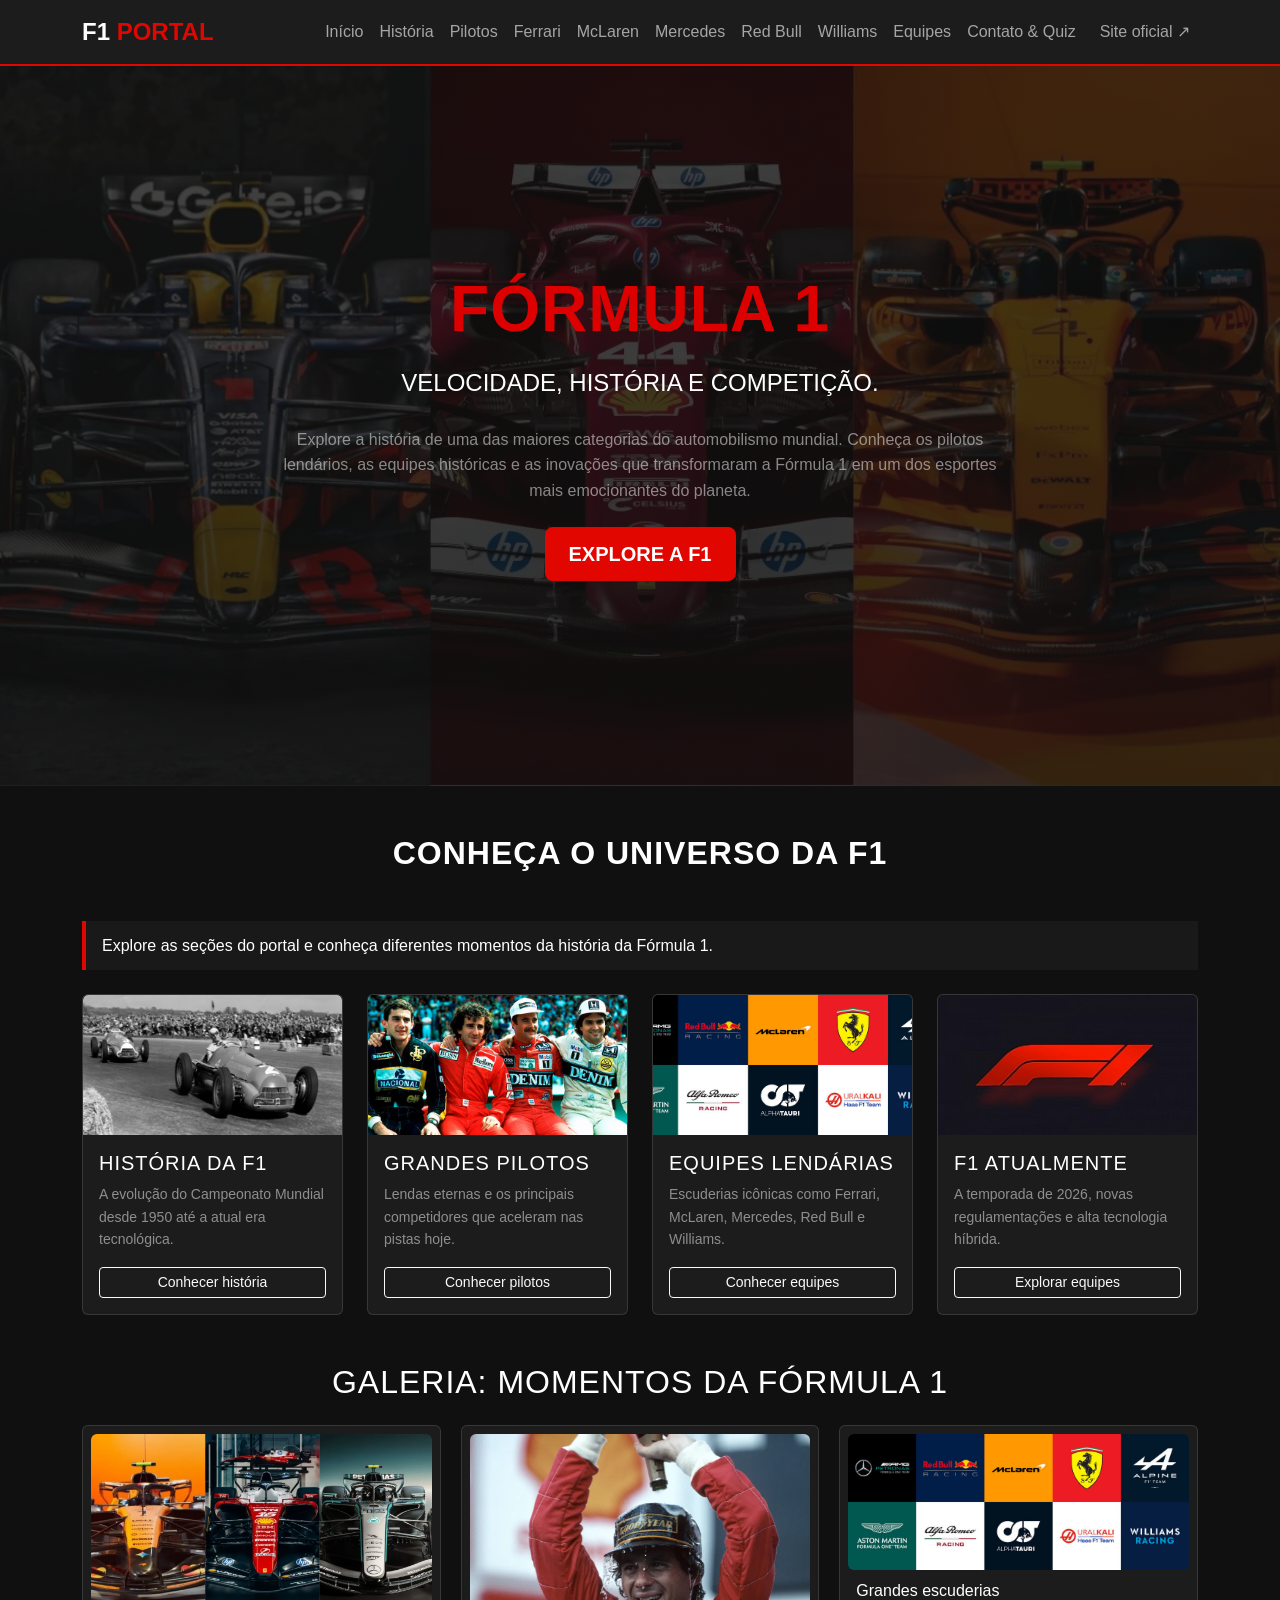
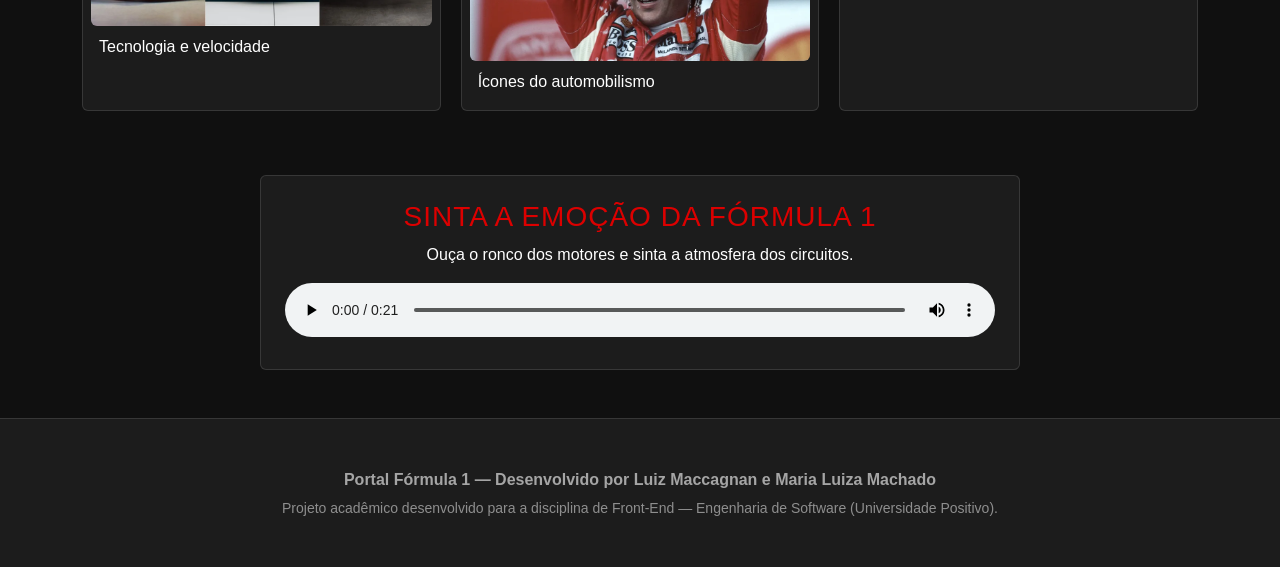
<file: index.html>
<!DOCTYPE html>
<html lang="pt-BR">
<head>
  <meta charset="UTF-8">
  <meta name="viewport" content="width=device-width, initial-scale=1.0">
  <title>Portal Fórmula 1 — Início</title>
  <link href="https://cdn.jsdelivr.net/npm/bootstrap@5.3.2/dist/css/bootstrap.min.css" rel="stylesheet">
  <link rel="stylesheet" href="css/style.css">
  <link rel="stylesheet" href="css/responsivo.css">
  <style>
    #aviso-academico { border-left: 4px solid #E10600; padding: .75rem 1rem; background: rgba(255,255,255,.04); }
  </style>
</head>
<body>
  
  <nav class="navbar navbar-expand-lg navbar-f1 sticky-top">
    <div class="container">
      <a class="navbar-brand" href="index.html">F1 <span>PORTAL</span></a>
      <button class="navbar-toggler bg-light" type="button" data-bs-toggle="collapse" data-bs-target="#navbarNav" id="mobile-menu-btn" aria-label="Alternar navegação">
        <span class="navbar-toggler-icon"></span>
      </button>
      <div class="collapse navbar-collapse" id="navbarNav">
        <ul class="navbar-nav ms-auto">
          <li class="nav-item"><a class="nav-link active" href="index.html">Início</a></li>
          <li class="nav-item"><a class="nav-link" href="historia.html">História</a></li>
          <li class="nav-item"><a class="nav-link" href="pilotos.html">Pilotos</a></li>
          <li class="nav-item"><a class="nav-link" href="ferrari.html">Ferrari</a></li>
          <li class="nav-item"><a class="nav-link" href="mclaren.html">McLaren</a></li>
          <li class="nav-item"><a class="nav-link" href="mercedes.html">Mercedes</a></li>
          <li class="nav-item"><a class="nav-link" href="redbull.html">Red Bull</a></li>
          <li class="nav-item"><a class="nav-link" href="williams.html">Williams</a></li>
          <li class="nav-item"><a class="nav-link" href="equipes.html">Equipes</a></li>
          <li class="nav-item"><a class="nav-link" href="contato.html">Contato & Quiz</a></li>
          <li class="nav-item" id="f1-extra-nav"><a class="nav-link" href="https://www.formula1.com/" target="_blank" rel="noopener noreferrer">Site oficial ↗</a></li>
        </ul>
      </div>
    </div>
  </nav>

  
  <header class="hero-section text-center py-5">
    <div class="container position-relative py-5">
      <h1 class="display-3 fw-bold text-uppercase mb-3" style="color: #DC0000;">FÓRMULA 1</h1>
      <p class="lead text-uppercase fs-4 mb-4 text-white">Velocidade, história e competição.</p>
      <p class="col-lg-8 mx-auto mb-4 text-white-50">
        Explore a história de uma das maiores categorias do automobilismo mundial. Conheça os pilotos lendários, as equipes históricas e as inovações que transformaram a Fórmula 1 em um dos esportes mais emocionantes do planeta.
      </p>
      <a href="https://www.formula1.com/" class="btn btn-f1 btn-lg text-uppercase">EXPLORE A F1</a>
    </div>
  </header>

  
  <main class="container my-5">
    <h2 class="fw-bold text-center mb-5">Conheça o Universo da F1</h2>
    <p id="aviso-academico" class="mb-4">Explore as seções do portal e conheça diferentes momentos da história da Fórmula 1.</p>
    <div class="row g-4">
      
      <div class="col-md-3">
        <div class="card card-f1 h-100 text-white overflow-hidden">
          <img src="img/F1-Historia.webp" class="card-img-top" alt="História da F1" style="height: 140px; object-fit: cover;">
          <div class="card-body d-flex flex-column">
            <h3 class="h5 card-title">História da F1</h3>
            <p class="text-white-50 small">A evolução do Campeonato Mundial desde 1950 até a atual era tecnológica.</p>
            <a href="historia.html" class="btn btn-outline-light mt-auto btn-sm">Conhecer história</a>
          </div>
        </div>
      </div>
      
      <div class="col-md-3">
        <div class="card card-f1 h-100 text-white overflow-hidden">
          <img src="img/grandes-pilotos.jpg" alt="Grandes Pilotos" style="height: 140px; object-fit: cover;">
          <div class="card-body d-flex flex-column">
            <h3 class="h5 card-title">Grandes Pilotos</h3>
            <p class="text-white-50 small">Lendas eternas e os principais competidores que aceleram nas pistas hoje.</p>
            <a href="pilotos.html" class="btn btn-outline-light mt-auto btn-sm">Conhecer pilotos</a>
          </div>
        </div>
      </div>
      
      <div class="col-md-3">
        <div class="card card-f1 h-100 text-white overflow-hidden">
          <img src="img/equipes-f1-hist.jpg" class="card-img-top" alt="Equipes Lendárias" style="height: 140px; object-fit: cover;">
          <div class="card-body d-flex flex-column">
            <h3 class="h5 card-title">Equipes Lendárias</h3>
            <p class="text-white-50 small">Escuderias icônicas como Ferrari, McLaren, Mercedes, Red Bull e Williams.</p>
            <a href="equipes.html" class="btn btn-outline-light mt-auto btn-sm">Conhecer equipes</a>
          </div>
        </div>
      </div>
      
      <div class="col-md-3">
        <div class="card card-f1 h-100 text-white overflow-hidden">
          <img src="img/f1-logo.jpg" class="card-img-top" alt="F1 Atualmente" style="height: 140px; object-fit: cover;">
          <div class="card-body d-flex flex-column">
            <h3 class="h5 card-title">F1 Atualmente</h3>
            <p class="text-white-50 small">A temporada de 2026, novas regulamentações e alta tecnologia híbrida.</p>
            <a href="equipes.html" class="btn btn-outline-light mt-auto btn-sm">Explorar equipes</a>
          </div>
        </div>
      </div>
    </div>


    <section class="my-5" aria-labelledby="galeria-titulo">
      <h2 id="galeria-titulo" class="text-center mb-4">Galeria: momentos da Fórmula 1</h2>
      <div id="galeria-f1" class="galeria-f1">
        <figure class="card-f1 p-2 rounded"><img src="img/Carros_F1-Inicio.webp" alt="Carros de Fórmula 1 na pista" class="w-100 rounded"><figcaption class="p-2">Tecnologia e velocidade</figcaption></figure>
        <figure class="card-f1 p-2 rounded"><img src="img/Ayrton-Senna.webp" alt="Ayrton Senna" class="w-100 rounded"><figcaption class="p-2">Ícones do automobilismo</figcaption></figure>
        <figure class="card-f1 p-2 rounded"><img src="img/equipes-f1-hist.jpg" alt="Equipes históricas da Fórmula 1" class="w-100 rounded"><figcaption class="p-2">Grandes escuderias</figcaption></figure>
      </div>
    </section>

    
    <section class="row my-5 justify-content-center">
      <div class="col-md-8 text-center p-4 card-f1 rounded">
        <h3 style="color: #DC0000;">Sinta a emoção da Fórmula 1</h3>
        <p class="text-white mb-3">Ouça o ronco dos motores e sinta a atmosfera dos circuitos.</p>
        <audio controls class="w-100">
          <source src="audio/freesound_community-monza-track-side-69992.mp3.mpeg" type="audio/mpeg">
        </audio>
      </div>
    </section>
  </main>

  
  <footer class="text-center">
    <div class="container">
      <p class="mb-1 fw-bold">Portal Fórmula 1 — Desenvolvido por Luiz Maccagnan e Maria Luiza Machado</p>
      <p class="text-white-50 small mb-0">Projeto acadêmico desenvolvido para a disciplina de Front-End — Engenharia de Software (Universidade Positivo).</p>
    </div>
  </footer>

  <script src="js/bootstrap-local.js"></script>
  <script src="js/main.js"></script>
</body>
</html>
</file>
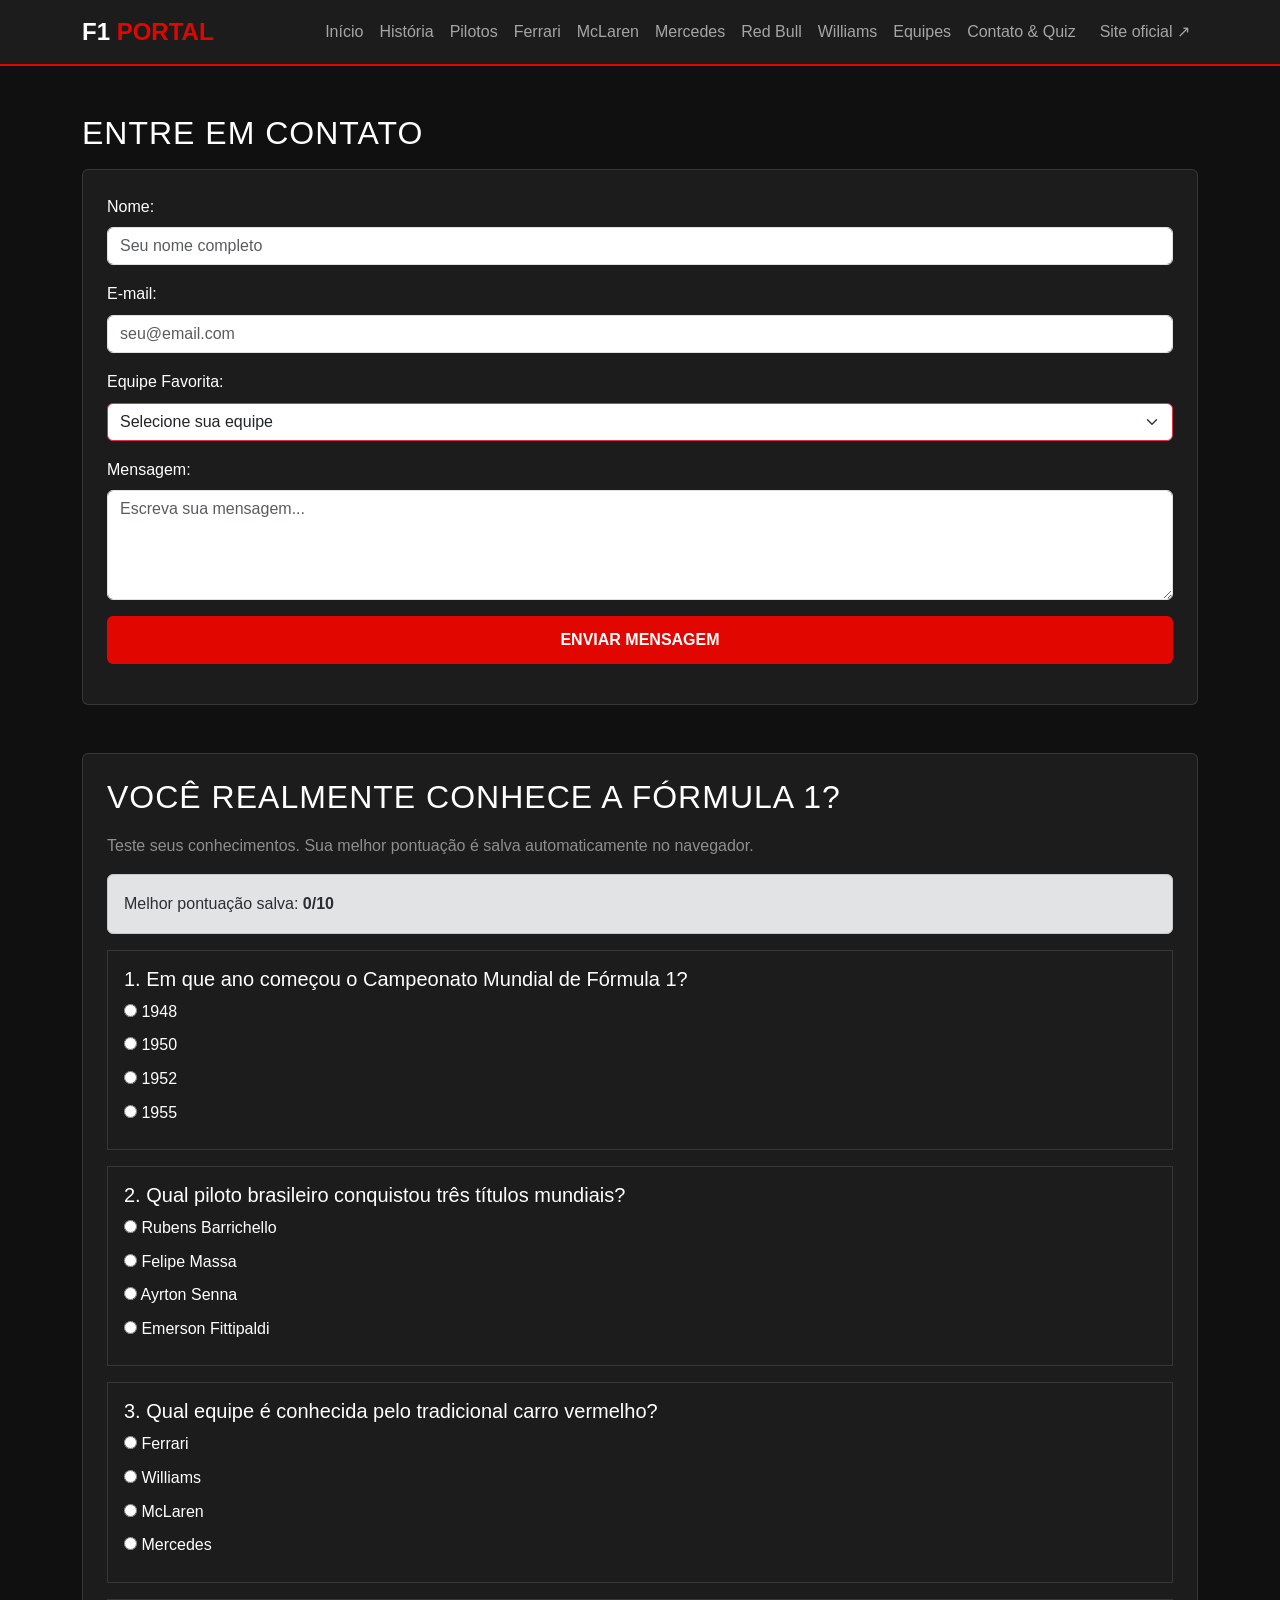
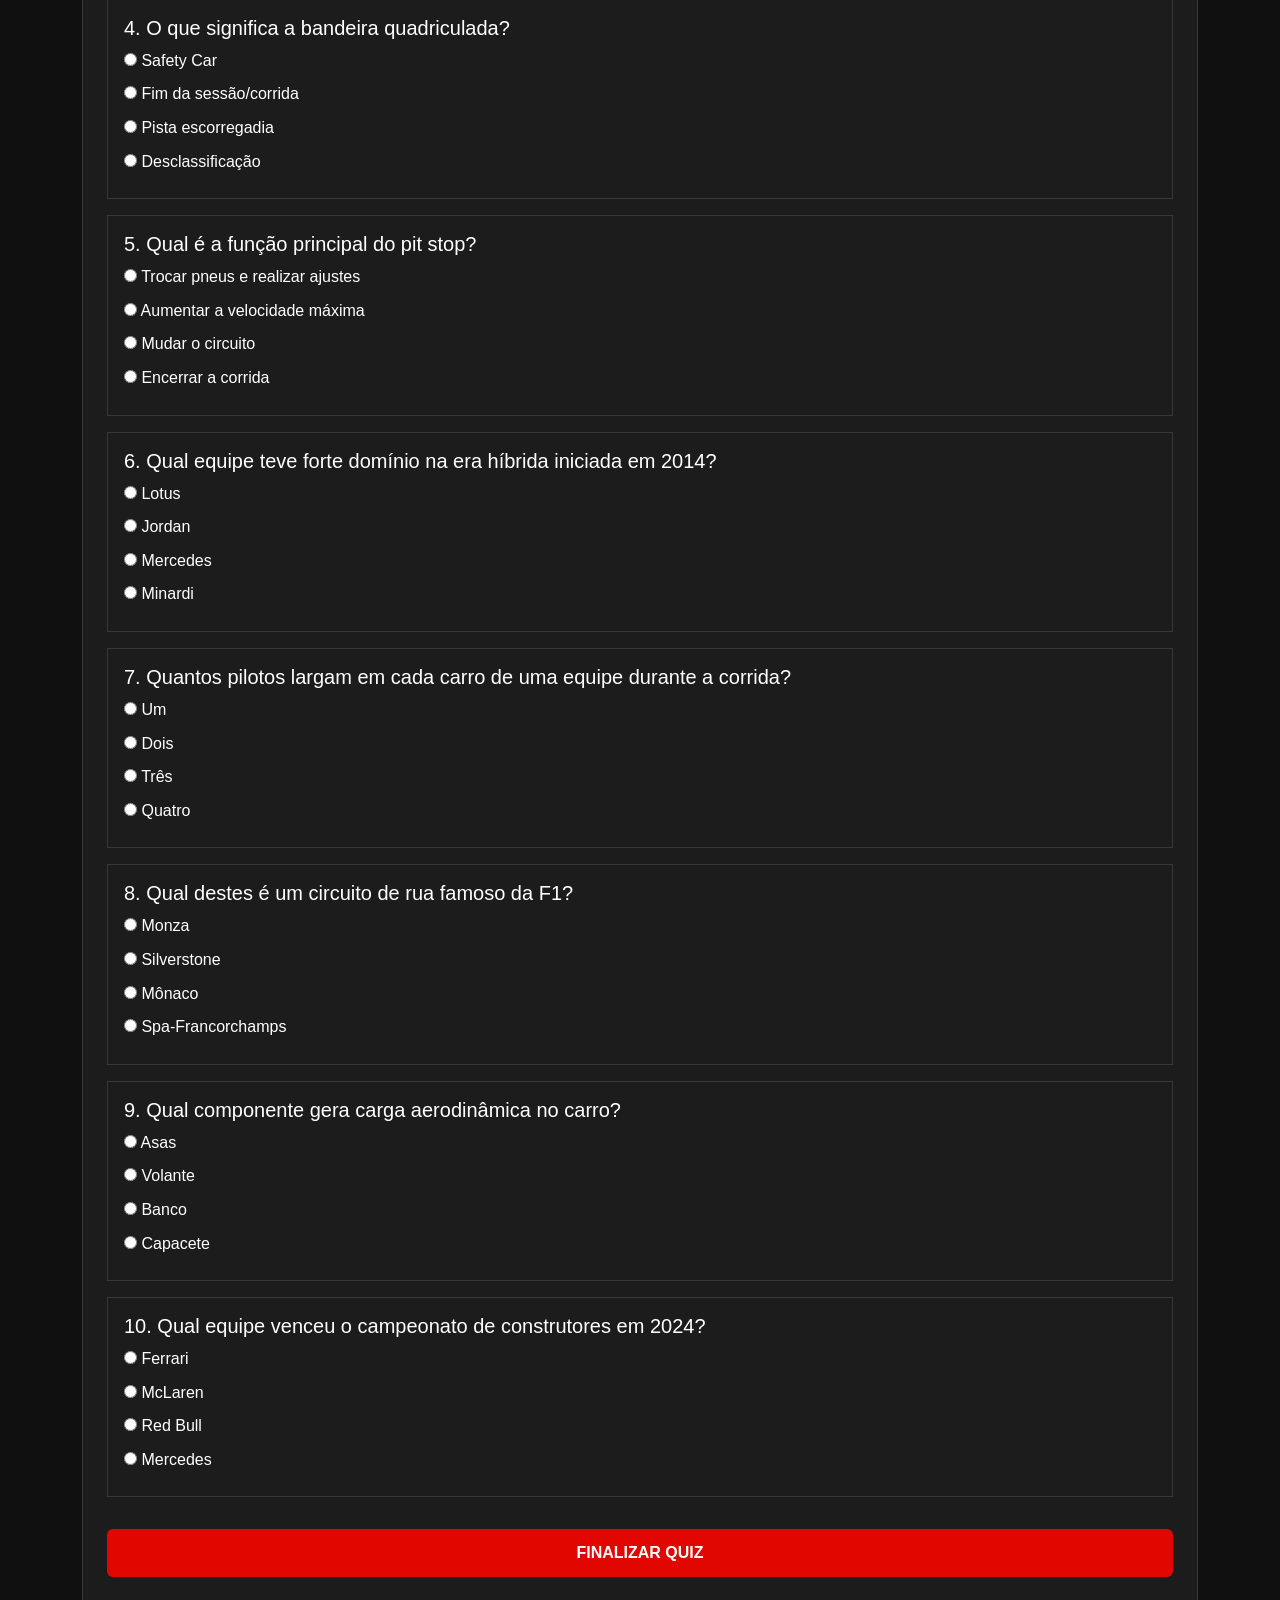
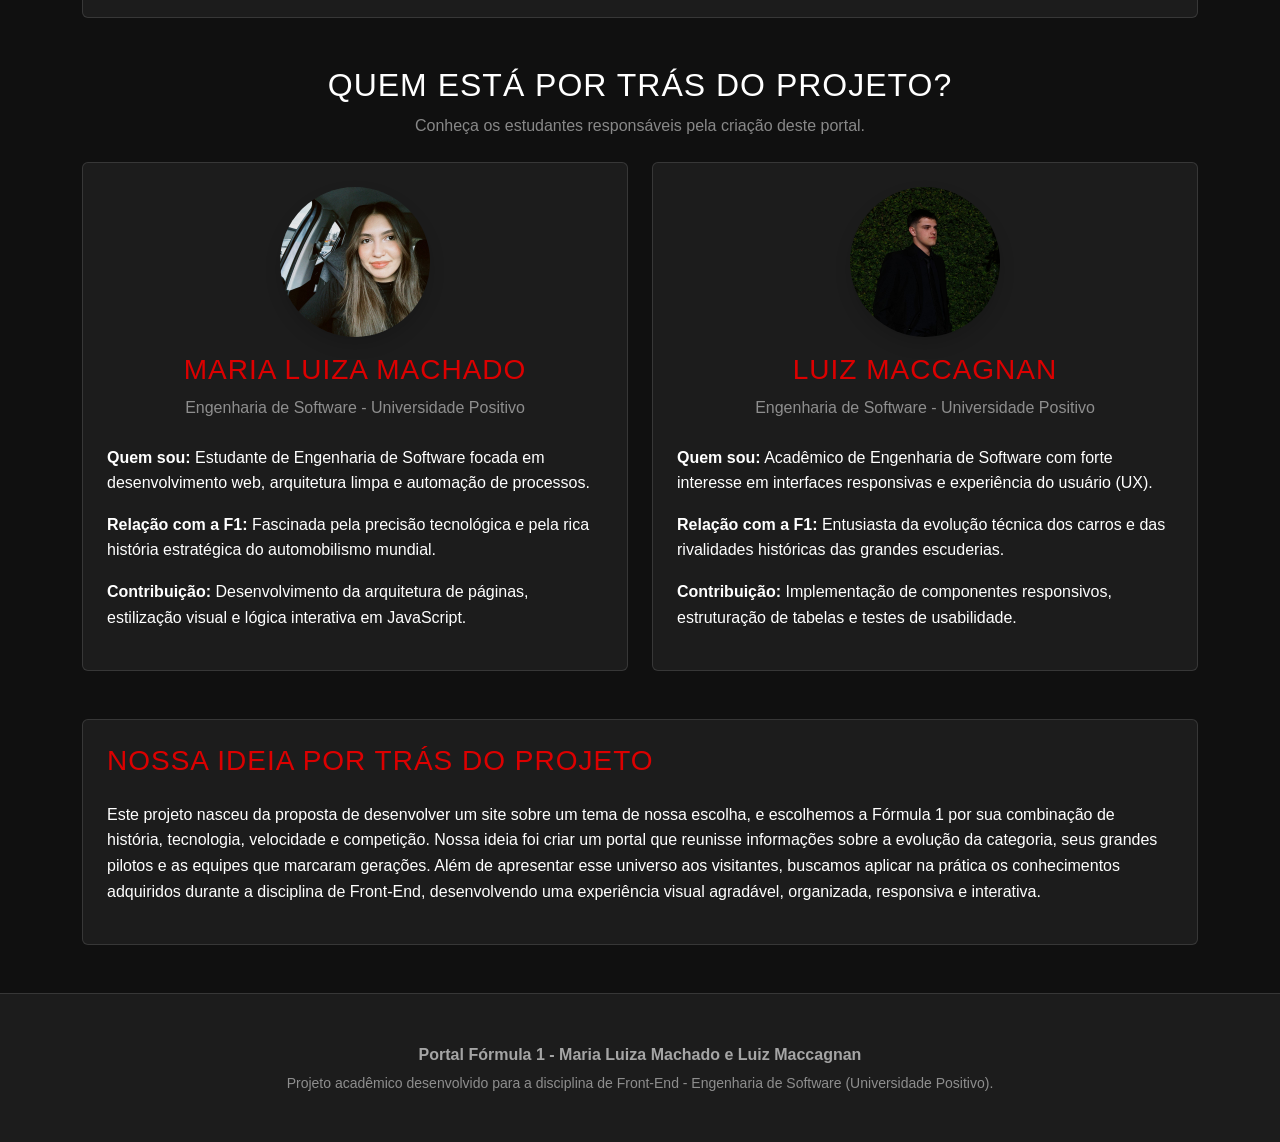
<file: contato.html>
<!DOCTYPE html>
<html lang="pt-BR">
<head>
  <meta charset="UTF-8">
  <meta name="viewport" content="width=device-width, initial-scale=1.0">
  <title>Portal Fórmula 1 — Contato, Quiz e Autores</title>
  <link href="https://cdn.jsdelivr.net/npm/bootstrap@5.3.2/dist/css/bootstrap.min.css" rel="stylesheet">
  <link rel="stylesheet" href="css/style.css">
</head>
<body>
  <nav class="navbar navbar-expand-lg navbar-f1 sticky-top">
    <div class="container">
      <a class="navbar-brand" href="index.html">F1 <span>PORTAL</span></a>
      <button class="navbar-toggler bg-light" type="button" data-bs-toggle="collapse" data-bs-target="#navbarNav">
        <span class="navbar-toggler-icon"></span>
      </button>
      <div class="collapse navbar-collapse" id="navbarNav">
        <ul class="navbar-nav ms-auto">
          <li class="nav-item"><a class="nav-link" href="index.html">Início</a></li>
          <li class="nav-item"><a class="nav-link" href="historia.html">História</a></li>
          <li class="nav-item"><a class="nav-link" href="pilotos.html">Pilotos</a></li>
          <li class="nav-item"><a class="nav-link" href="ferrari.html">Ferrari</a></li>
          <li class="nav-item"><a class="nav-link" href="mclaren.html">McLaren</a></li>
          <li class="nav-item"><a class="nav-link" href="mercedes.html">Mercedes</a></li>
          <li class="nav-item"><a class="nav-link" href="redbull.html">Red Bull</a></li>
          <li class="nav-item"><a class="nav-link" href="williams.html">Williams</a></li>
          <li class="nav-item"><a class="nav-link" href="equipes.html">Equipes</a></li>
          <li class="nav-item"><a class="nav-link active" href="contato.html">Contato & Quiz</a></li>
          <li class="nav-item" id="f1-extra-nav"><a class="nav-link" href="https://www.formula1.com/" target="_blank" rel="noopener noreferrer">Site oficial ↗</a></li>
        </ul>
      </div>
    </div>
  </nav>

  <main class="container my-5">
    
    <section class="mb-5">
      <h2 class="mb-3">Entre em contato</h2>
      <form id="contact-form" class="card card-f1 p-4">
        <div class="mb-3">
          <label for="nome" class="form-label text-white">Nome:</label>
          <input type="text" class="form-control" id="nome" name="nome" required minlength="3" pattern="[A-Za-zÀ-ÿ\s]{3,}" title="Digite pelo menos 3 letras." placeholder="Seu nome completo">
        </div>
        <div class="mb-3">
          <label for="email" class="form-label text-white">E-mail:</label>
          <input type="email" class="form-control" id="email" name="email" required placeholder="seu@email.com">
        </div>
        <div class="mb-3">
          <label for="equipe-favorita" class="form-label text-white">Equipe Favorita:</label>
          <select class="form-select" id="equipe-favorita" name="equipe" required>
            <option value="" disabled selected>Selecione sua equipe</option>
            <option value="ferrari">Ferrari</option>
            <option value="mclaren">McLaren</option>
            <option value="mercedes">Mercedes</option>
            <option value="redbull">Red Bull Racing</option>
            <option value="williams">Williams</option>
          </select>
        </div>
        <div class="mb-3">
          <label for="mensagem" class="form-label text-white">Mensagem:</label>
          <textarea class="form-control" id="mensagem" name="mensagem" rows="4" required minlength="10" placeholder="Escreva sua mensagem..."></textarea>
        </div>
        <button type="submit" class="btn btn-f1">Enviar Mensagem</button>
        <div id="form-feedback" class="mt-3" role="status" aria-live="polite"></div>
      </form>
    </section>

    
    <section class="mb-5 card card-f1 p-4">
      <h2 class="mb-3 text-white">Você realmente conhece a Fórmula 1?</h2>
      <p class="text-white-50">Teste seus conhecimentos. Sua melhor pontuação é salva automaticamente no navegador.</p>
      <div id="best-score-display" class="alert alert-secondary mb-3">Melhor pontuação salva: <strong>0/10</strong></div>
      <div id="quiz-container" aria-live="polite">
        
      </div>
      <button id="submit-quiz" class="btn btn-f1 mt-3">Finalizar Quiz</button>
      <div id="quiz-result" class="mt-3 fw-bold"></div>
    </section>

    
    <section class="mb-5">
      <h2 class="text-center mb-2">QUEM ESTÁ POR TRÁS DO PROJETO?</h2>
      <p class="text-center text-white-50 mb-4">Conheça os estudantes responsáveis pela criação deste portal.</p>
      <div class="row g-4">
        
        <div class="col-md-6">
          <div class="card card-f1 p-4 h-100 text-center">
            <img src="img/Foto-Maria_Luiza.jpeg" alt="Maria Luiza Machado" class="rounded-circle mx-auto mb-3 shadow" style="width: 150px; height: 150px; object-fit: cover;">
            <h3 style="color: #DC0000;">Maria Luiza Machado</h3>
            <p class="text-white-50">Engenharia de Software - Universidade Positivo</p>
            <p class="text-start mt-2 text-white"><strong>Quem sou:</strong> Estudante de Engenharia de Software focada em desenvolvimento web, arquitetura limpa e automação de processos.</p>
            <p class="text-start text-white"><strong>Relação com a F1:</strong> Fascinada pela precisão tecnológica e pela rica história estratégica do automobilismo mundial.</p>
            <p class="text-start text-white"><strong>Contribuição:</strong> Desenvolvimento da arquitetura de páginas, estilização visual e lógica interativa em JavaScript.</p>
          </div>
        </div>
        
        <div class="col-md-6">
          <div class="card card-f1 p-4 h-100 text-center">
            <img src="img/Foto-Luiz_Maccagnan.jpeg" alt="Luiz Maccagnan" class="rounded-circle mx-auto mb-3 shadow" style="width: 150px; height: 150px; object-fit: cover;">
            <h3 style="color: #DC0000;">Luiz Maccagnan</h3>
            <p class="text-white-50">Engenharia de Software - Universidade Positivo</p>
            <p class="text-start mt-2 text-white"><strong>Quem sou:</strong> Acadêmico de Engenharia de Software com forte interesse em interfaces responsivas e experiência do usuário (UX).</p>
            <p class="text-start text-white"><strong>Relação com a F1:</strong> Entusiasta da evolução técnica dos carros e das rivalidades históricas das grandes escuderias.</p>
            <p class="text-start text-white"><strong>Contribuição:</strong> Implementação de componentes responsivos, estruturação de tabelas e testes de usabilidade.</p>
          </div>
        </div>
      </div>
    </section>

    
    <section class="card card-f1 p-4 mb-5">
      <h3 style="color: #DC0000;">NOSSA IDEIA POR TRÁS DO PROJETO</h3>
      <p class="mt-3 text-white">Este projeto nasceu da proposta de desenvolver um site sobre um tema de nossa escolha, e escolhemos a Fórmula 1 por sua combinação de história, tecnologia, velocidade e competição. Nossa ideia foi criar um portal que reunisse informações sobre a evolução da categoria, seus grandes pilotos e as equipes que marcaram gerações. Além de apresentar esse universo aos visitantes, buscamos aplicar na prática os conhecimentos adquiridos durante a disciplina de Front-End, desenvolvendo uma experiência visual agradável, organizada, responsiva e interativa.</p>
    </section>
  </main>

  <footer class="text-center">
    <div class="container">
      <p class="mb-1 fw-bold">Portal Fórmula 1 - Maria Luiza Machado e Luiz Maccagnan</p>
      <p class="text-white-50 small mb-0">Projeto acadêmico desenvolvido para a disciplina de Front-End - Engenharia de Software (Universidade Positivo).</p>
    </div>
  </footer>

  <script src="js/bootstrap-local.js"></script>
  <script src="js/quiz.js"></script>
  <script src="js/formulario.js"></script>
</body>
</html>
</file>
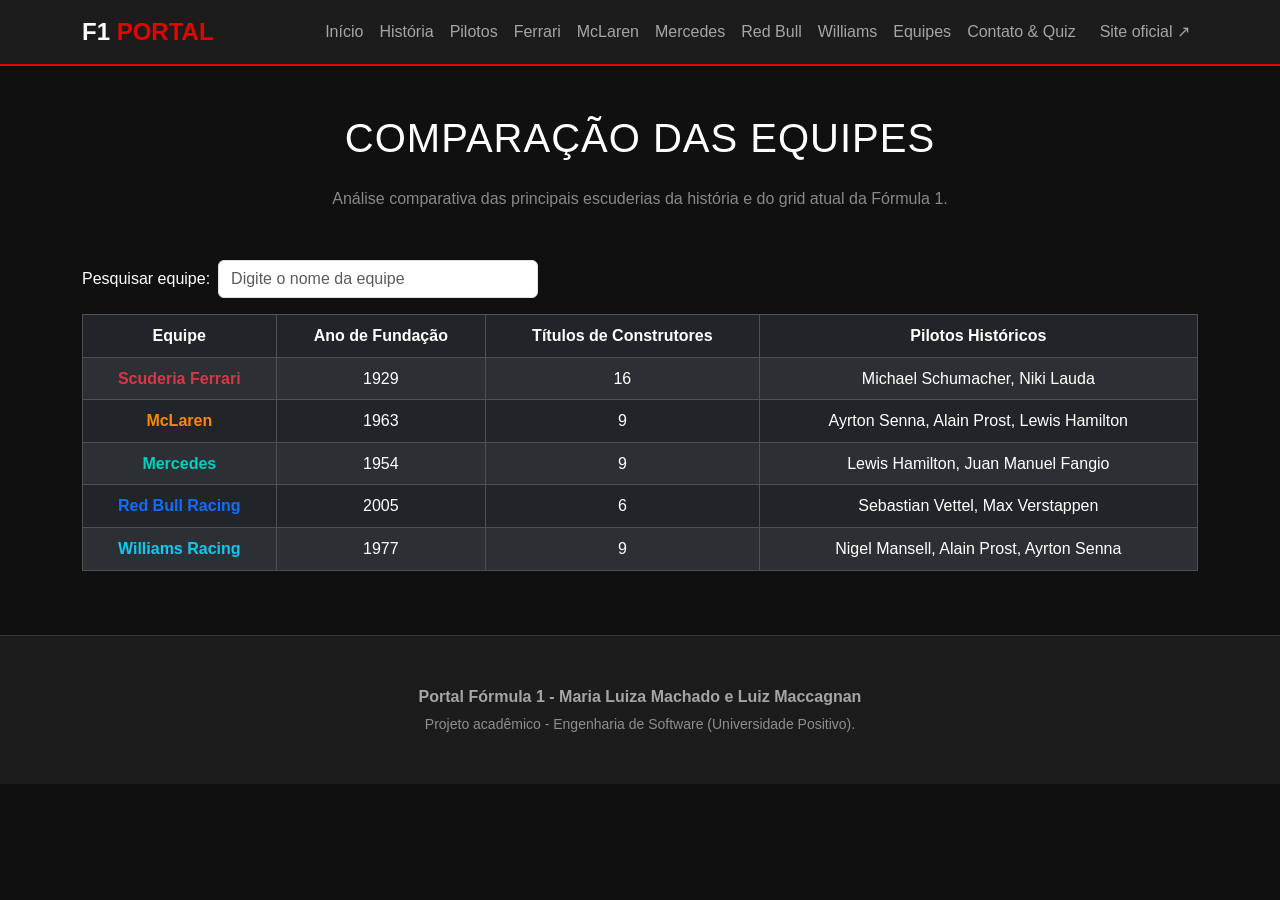
<file: equipes.html>
<!DOCTYPE html>
<html lang="pt-BR">
<head>
  <meta charset="UTF-8">
  <meta name="viewport" content="width=device-width, initial-scale=1.0">
  <title>Portal Fórmula 1 — Comparação de Equipes</title>
  <link href="https://cdn.jsdelivr.net/npm/bootstrap@5.3.2/dist/css/bootstrap.min.css" rel="stylesheet">
  <link rel="stylesheet" href="css/style.css">
  <link rel="stylesheet" href="css/equipes.css">
</head>
<body>
  <nav class="navbar navbar-expand-lg navbar-f1 sticky-top">
    <div class="container">
      <a class="navbar-brand" href="index.html">F1 <span>PORTAL</span></a>
      <button class="navbar-toggler bg-light" type="button" data-bs-toggle="collapse" data-bs-target="#navbarNav">
        <span class="navbar-toggler-icon"></span>
      </button>
      <div class="collapse navbar-collapse" id="navbarNav">
        <ul class="navbar-nav ms-auto">
          <li class="nav-item"><a class="nav-link" href="index.html">Início</a></li>
          <li class="nav-item"><a class="nav-link" href="historia.html">História</a></li>
          <li class="nav-item"><a class="nav-link" href="pilotos.html">Pilotos</a></li>
          <li class="nav-item"><a class="nav-link" href="ferrari.html">Ferrari</a></li>
          <li class="nav-item"><a class="nav-link" href="mclaren.html">McLaren</a></li>
          <li class="nav-item"><a class="nav-link" href="mercedes.html">Mercedes</a></li>
          <li class="nav-item"><a class="nav-link" href="redbull.html">Red Bull</a></li>
          <li class="nav-item"><a class="nav-link" href="williams.html">Williams</a></li>
          <li class="nav-item"><a class="nav-link active" href="equipes.html">Equipes</a></li>
          <li class="nav-item"><a class="nav-link" href="contato.html">Contato & Quiz</a></li>
          <li class="nav-item" id="f1-extra-nav"><a class="nav-link" href="https://www.formula1.com/" target="_blank" rel="noopener noreferrer">Site oficial ↗</a></li>
        </ul>
      </div>
    </div>
  </nav>

  <main class="container my-5">
    <h1 class="text-center mb-4">Comparação das Equipes</h1>
    <p class="text-center text-white-50 mb-5">Análise comparativa das principais escuderias da história e do grid atual da Fórmula 1.</p>

    
    <div class="table-responsive mb-5">
      <table class="table table-dark table-striped table-bordered align-middle text-center">
        <thead>
          <tr>
            <th>Equipe</th>
            <th>Ano de Fundação</th>
            <th>Títulos de Construtores</th>
            <th>Pilotos Históricos</th>
          </tr>
        </thead>
        <tbody>
          <tr>
            <td class="fw-bold text-danger">Scuderia Ferrari</td>
            <td>1929</td>
            <td>16</td>
            <td>Michael Schumacher, Niki Lauda</td>
          </tr>
          <tr>
            <td class="fw-bold" style="color: #FF8700;">McLaren</td>
            <td>1963</td>
            <td>9</td>
            <td>Ayrton Senna, Alain Prost, Lewis Hamilton</td>
          </tr>
          <tr>
            <td class="fw-bold" style="color: #00D2BE;">Mercedes</td>
            <td>1954</td>
            <td>9</td>
            <td>Lewis Hamilton, Juan Manuel Fangio</td>
          </tr>
          <tr>
            <td class="fw-bold text-primary">Red Bull Racing</td>
            <td>2005</td>
            <td>6</td>
            <td>Sebastian Vettel, Max Verstappen</td>
          </tr>
          <tr>
            <td class="fw-bold text-info">Williams Racing</td>
            <td>1977</td>
            <td>9</td>
            <td>Nigel Mansell, Alain Prost, Ayrton Senna</td>
          </tr>
        </tbody>
      </table>
    </div>
  </main>

  <footer class="text-center">
    <div class="container">
      <p class="mb-1 fw-bold">Portal Fórmula 1 - Maria Luiza Machado e Luiz Maccagnan</p>
      <p class="text-white-50 small mb-0">Projeto acadêmico - Engenharia de Software (Universidade Positivo).</p>
    </div>
  </footer>

  <script src="js/bootstrap-local.js"></script>
  <script src="js/equipes.js"></script>
</body>
</html>
</file>
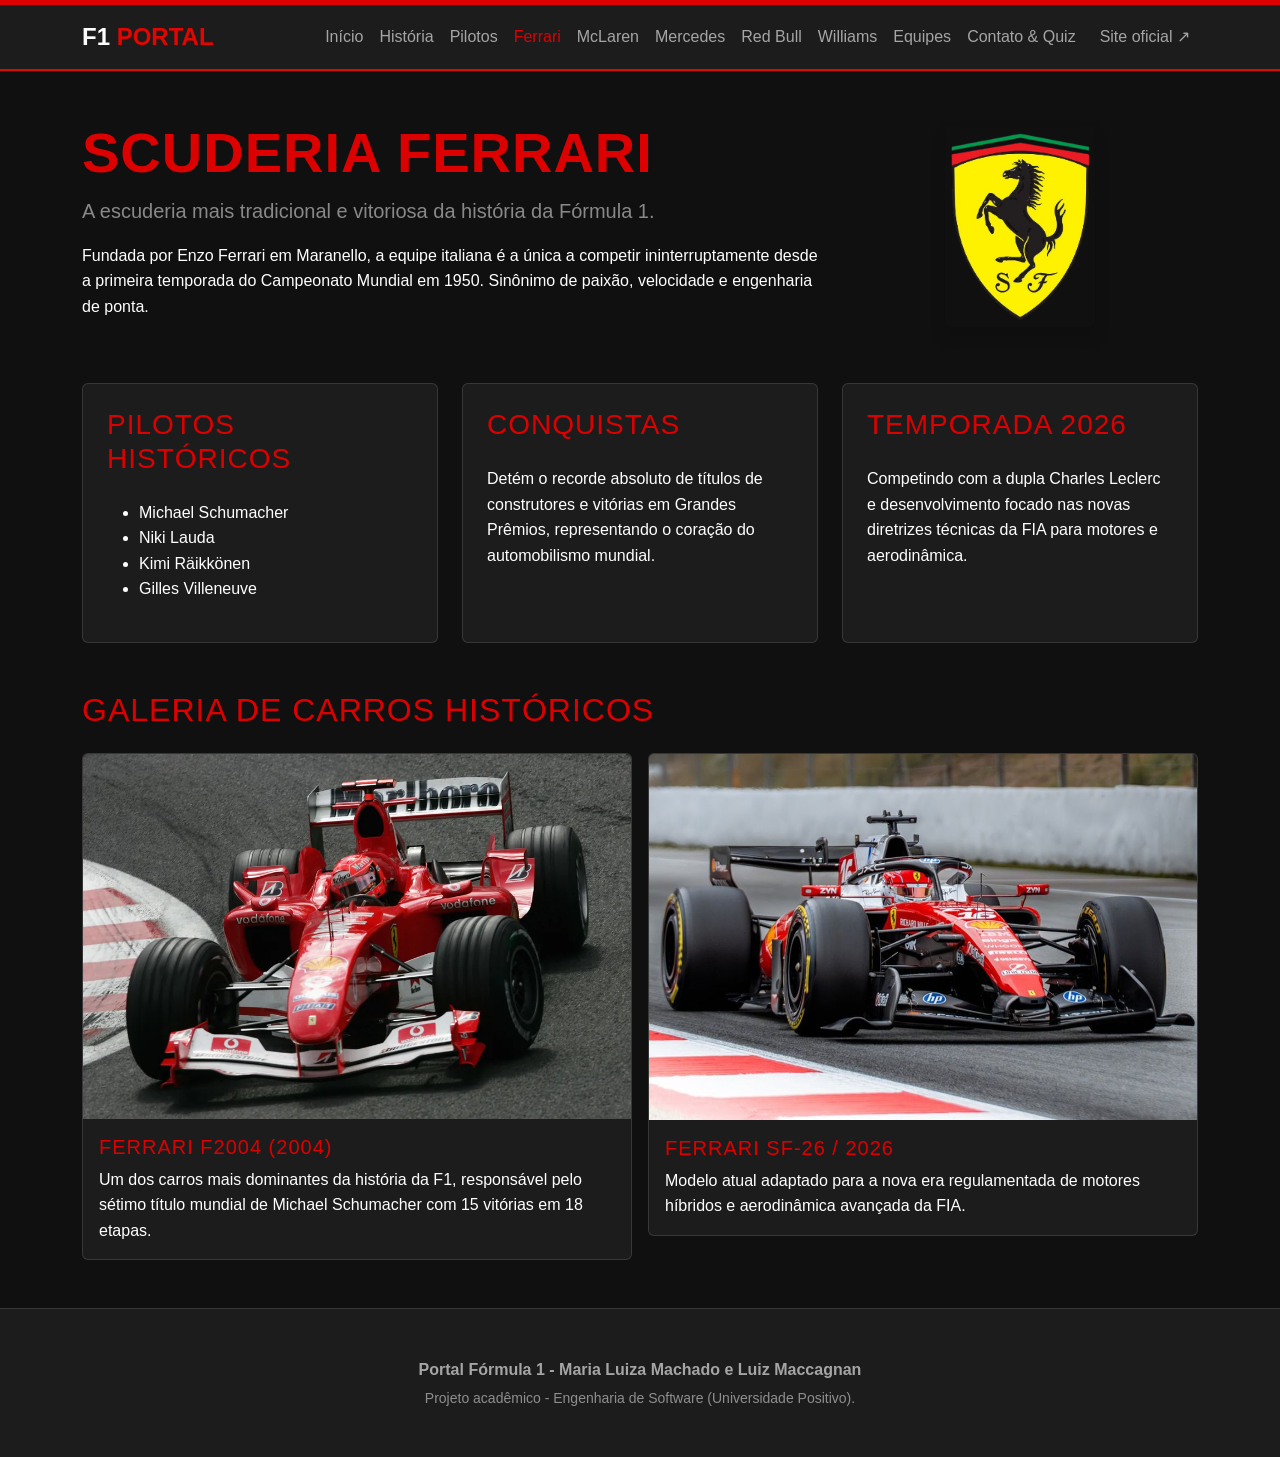
<file: ferrari.html>
<!DOCTYPE html>
<html lang="pt-BR">
<head>
  <meta charset="UTF-8">
  <meta name="viewport" content="width=device-width, initial-scale=1.0">
  <title>Portal Fórmula 1 — Scuderia Ferrari</title>
  <link href="https://cdn.jsdelivr.net/npm/bootstrap@5.3.2/dist/css/bootstrap.min.css" rel="stylesheet">
  <link rel="stylesheet" href="css/style.css">
</head>
<body style="border-top: 5px solid #DC0000;">
  
  <nav class="navbar navbar-expand-lg navbar-f1 sticky-top">
    <div class="container">
      <a class="navbar-brand" href="index.html">F1 <span>PORTAL</span></a>
      <button class="navbar-toggler bg-light" type="button" data-bs-toggle="collapse" data-bs-target="#navbarNav">
        <span class="navbar-toggler-icon"></span>
      </button>
      <div class="collapse navbar-collapse" id="navbarNav">
        <ul class="navbar-nav ms-auto">
          <li class="nav-item"><a class="nav-link" href="index.html">Início</a></li>
          <li class="nav-item"><a class="nav-link" href="historia.html">História</a></li>
          <li class="nav-item"><a class="nav-link" href="pilotos.html">Pilotos</a></li>
          <li class="nav-item"><a class="nav-link active" href="ferrari.html" style="color: #DC0000 !important;">Ferrari</a></li>
          <li class="nav-item"><a class="nav-link" href="mclaren.html">McLaren</a></li>
          <li class="nav-item"><a class="nav-link" href="mercedes.html">Mercedes</a></li>
          <li class="nav-item"><a class="nav-link" href="redbull.html">Red Bull</a></li>
          <li class="nav-item"><a class="nav-link" href="williams.html">Williams</a></li>
          <li class="nav-item"><a class="nav-link" href="equipes.html">Equipes</a></li>
          <li class="nav-item"><a class="nav-link" href="contato.html">Contato & Quiz</a></li>
          <li class="nav-item" id="f1-extra-nav"><a class="nav-link" href="https://www.formula1.com/" target="_blank" rel="noopener noreferrer">Site oficial ↗</a></li>
        </ul>
      </div>
    </div>
  </nav>

  <main class="container my-5">
    <div class="row align-items-center mb-5">
      <div class="col-lg-8">
        <h1 class="display-4 fw-bold" style="color: #DC0000;">Scuderia Ferrari</h1>
        <p class="lead text-white-50">A escuderia mais tradicional e vitoriosa da história da Fórmula 1.</p>
        <p>Fundada por Enzo Ferrari em Maranello, a equipe italiana é a única a competir ininterruptamente desde a primeira temporada do Campeonato Mundial em 1950. Sinônimo de paixão, velocidade e engenharia de ponta.</p>
      </div>
      <div class="col-lg-4 text-center">
        <img src="img/logo-ferrari.png" alt="Logo Ferrari" class="img-fluid rounded shadow" style="max-height: 200px;">
      </div>
    </div>

    
    <section class="row g-4 mb-5">
      <div class="col-md-4">
        <div class="card card-f1 h-100 p-4">
          <h3 style="color: #DC0000;">Pilotos Históricos</h3>
          <ul class="text-white mt-3">
            <li>Michael Schumacher</li>
            <li>Niki Lauda</li>
            <li>Kimi Räikkönen</li>
            <li>Gilles Villeneuve</li>
          </ul>
        </div>
      </div>
      <div class="col-md-4">
        <div class="card card-f1 h-100 p-4">
          <h3 style="color: #DC0000;">Conquistas</h3>
          <p class="text-white mt-3">Detém o recorde absoluto de títulos de construtores e vitórias em Grandes Prêmios, representando o coração do automobilismo mundial.</p>
        </div>
      </div>
      <div class="col-md-4">
        <div class="card card-f1 h-100 p-4">
          <h3 style="color: #DC0000;">Temporada 2026</h3>
          <p class="text-white mt-3">Competindo com a dupla Charles Leclerc e desenvolvimento focado nas novas diretrizes técnicas da FIA para motores e aerodinâmica.</p>
        </div>
      </div>
    </section>

    <section class="mb-5">
      <h2 class="mb-4" style="color: #DC0000;">Galeria de Carros Históricos</h2>
      <div class="row g-3">
        <div class="col-md-6">
          <div class="card card-f1">
            <img src="img/Ferrai.1.webp" class="card-img-top" alt="Ferrari F2004">
            <div class="card-body">
              <h5 class="card-title" style="color: #DC0000;">Ferrari F2004 (2004)</h5>
              <p class="card-text text-white">Um dos carros mais dominantes da história da F1, responsável pelo sétimo título mundial de Michael Schumacher com 15 vitórias em 18 etapas.</p>
            </div>
          </div>
        </div>
        <div class="col-md-6">
          <div class="card card-f1">
            <img src="img/ferrari.2.jpg" class="card-img-top" alt="Ferrari 2026">
            <div class="card-body">
              <h5 class="card-title" style="color: #DC0000;">Ferrari SF-26 / 2026</h5>
              <p class="card-text text-white">Modelo atual adaptado para a nova era regulamentada de motores híbridos e aerodinâmica avançada da FIA.</p>
            </div>
          </div>
        </div>
      </div>
    </section>
  </main>

  <footer class="text-center">
    <div class="container">
      <p class="mb-1 fw-bold">Portal Fórmula 1 - Maria Luiza Machado e Luiz Maccagnan</p>
      <p class="text-white-50 small mb-0">Projeto acadêmico - Engenharia de Software (Universidade Positivo).</p>
    </div>
  </footer>

  <script src="js/bootstrap-local.js"></script>
  <script src="js/main.js"></script>
</body>
</html>
</file>
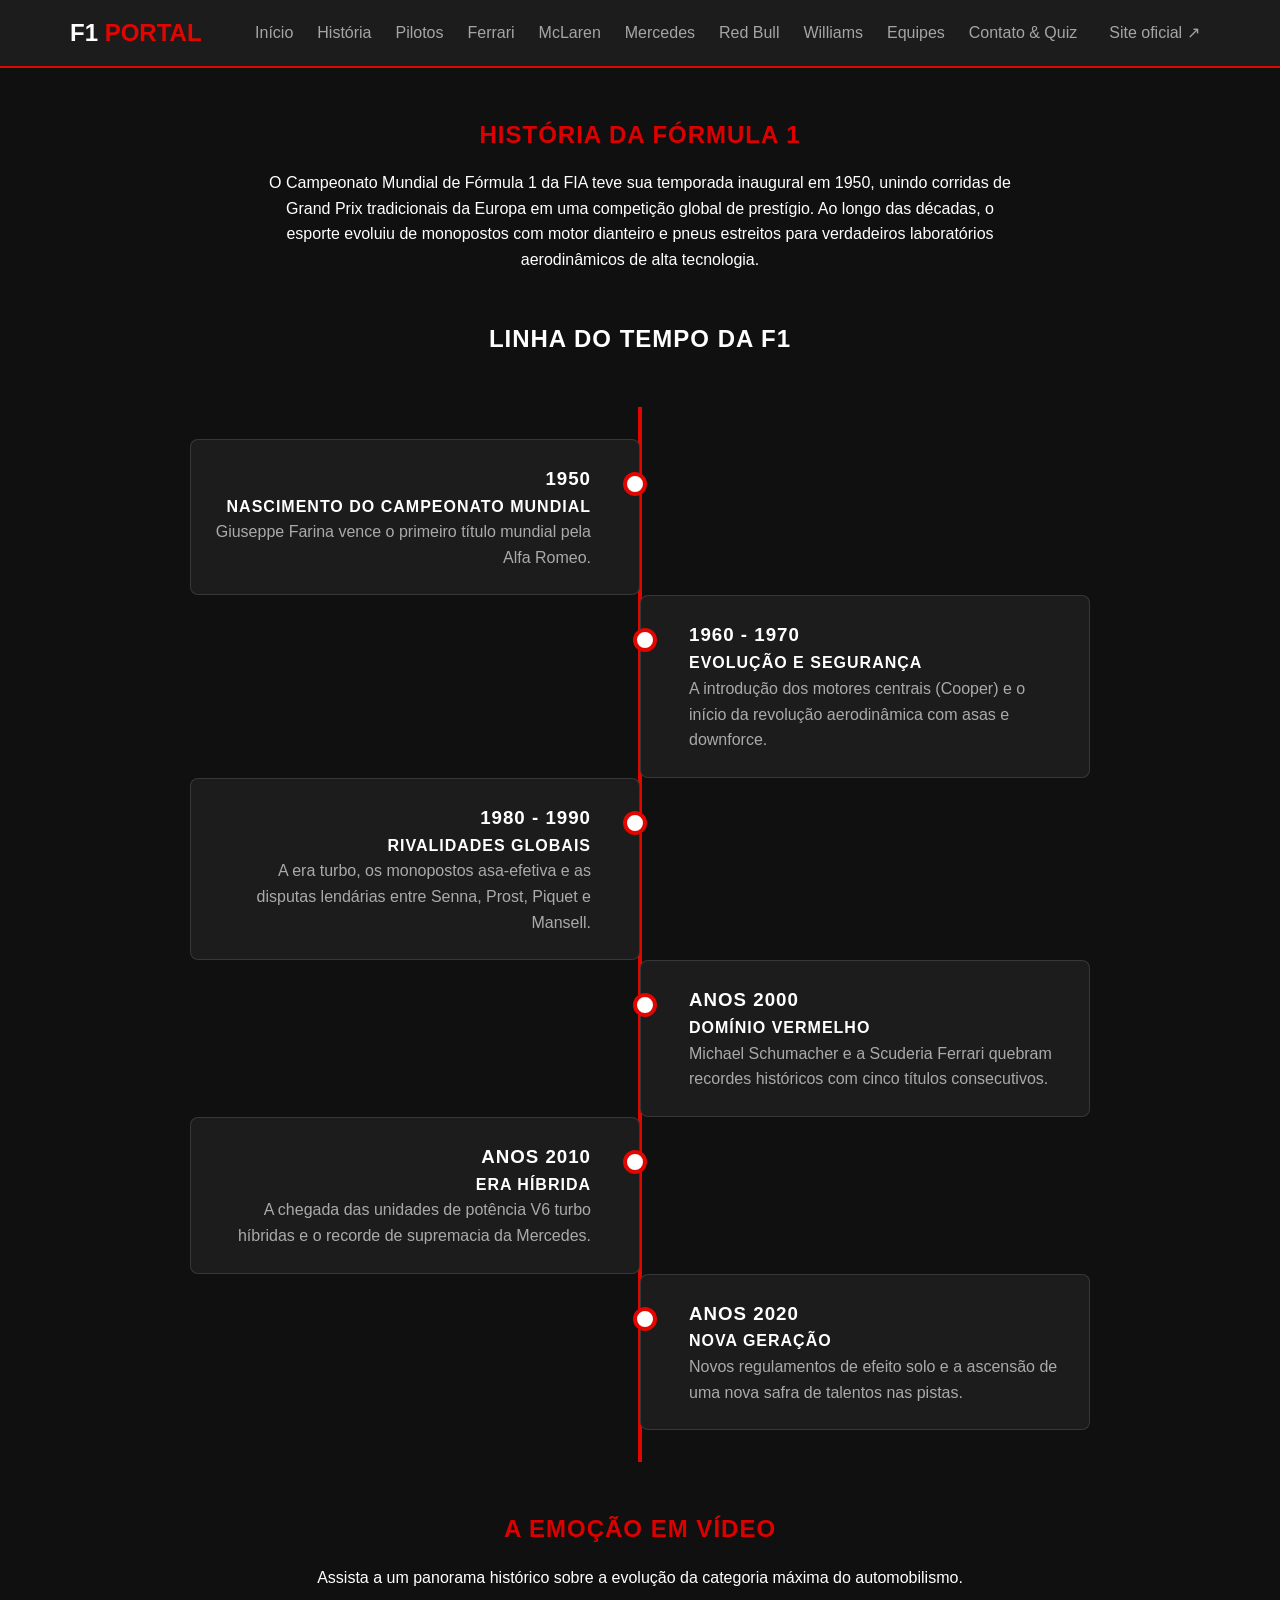
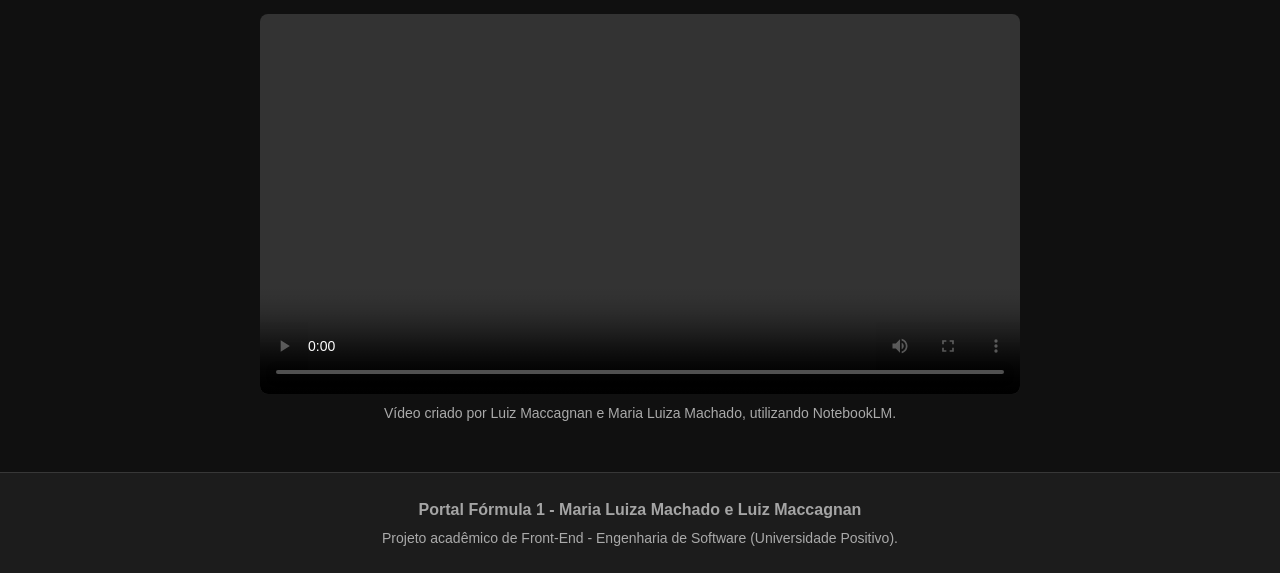
<file: historia.html>
<!DOCTYPE html>
<html lang="pt-BR">
<head>
  <meta charset="UTF-8">
  <meta name="viewport" content="width=device-width, initial-scale=1.0">
  <title>Portal Fórmula 1 — História</title>
  <link rel="stylesheet" href="css/style.css">
  <link rel="stylesheet" href="css/bootstrap-compat.css">
  <link rel="stylesheet" href="css/historia.css">
  <link rel="stylesheet" href="css/responsivo.css">
</head>
<body>
  
  <nav class="navbar navbar-expand-lg navbar-f1 sticky-top">
    <div class="container">
      <a class="navbar-brand" href="index.html">F1 <span>PORTAL</span></a>
      <button class="navbar-toggler bg-light" type="button" data-bs-toggle="collapse" data-bs-target="#navbarNav" id="mobile-menu-btn" aria-label="Alternar navegação">
        <span class="navbar-toggler-icon"></span>
      </button>
      <div class="collapse navbar-collapse" id="navbarNav">
        <ul class="navbar-nav ms-auto">
          <li class="nav-item"><a class="nav-link" href="index.html">Início</a></li>
          <li class="nav-item"><a class="nav-link active" href="historia.html">História</a></li>
          <li class="nav-item"><a class="nav-link" href="pilotos.html">Pilotos</a></li>
          <li class="nav-item"><a class="nav-link" href="ferrari.html">Ferrari</a></li>
          <li class="nav-item"><a class="nav-link" href="mclaren.html">McLaren</a></li>
          <li class="nav-item"><a class="nav-link" href="mercedes.html">Mercedes</a></li>
          <li class="nav-item"><a class="nav-link" href="redbull.html">Red Bull</a></li>
          <li class="nav-item"><a class="nav-link" href="williams.html">Williams</a></li>
          <li class="nav-item"><a class="nav-link" href="equipes.html">Equipes</a></li>
          <li class="nav-item"><a class="nav-link" href="contato.html">Contato & Quiz</a></li>
          <li class="nav-item" id="f1-extra-nav"><a class="nav-link" href="https://www.formula1.com/" target="_blank" rel="noopener noreferrer">Site oficial ↗</a></li>
        </ul>
      </div>
    </div>
  </nav>

  <main class="container main-content my-5">
    <section class="historia-intro mb-5 text-center">
      <h1 class="mb-3" style="color: #DC0000;">História da Fórmula 1</h1>
      <p class="text-white col-lg-8 mx-auto">O Campeonato Mundial de Fórmula 1 da FIA teve sua temporada inaugural em 1950, unindo corridas de Grand Prix tradicionais da Europa em uma competição global de prestígio. Ao longo das décadas, o esporte evoluiu de monopostos com motor dianteiro e pneus estreitos para verdadeiros laboratórios aerodinâmicos de alta tecnologia.</p>
    </section>

    
    <section class="timeline-section mb-5">
      <h2 class="mb-5 text-center" style="color: #ffffff;">Linha do Tempo da F1</h2>
      <div class="timeline-container">
        <div class="timeline-item card-f1 rounded p-4 text-white">
          <h3>1950</h3>
          <h4>Nascimento do Campeonato Mundial</h4>
          <p class="text-white-50 mb-0">Giuseppe Farina vence o primeiro título mundial pela Alfa Romeo.</p>
        </div>
        <div class="timeline-item card-f1 rounded p-4 text-white">
          <h3>1960 - 1970</h3>
          <h4>Evolução e Segurança</h4>
          <p class="text-white-50 mb-0">A introdução dos motores centrais (Cooper) e o início da revolução aerodinâmica com asas e downforce.</p>
        </div>
        <div class="timeline-item card-f1 rounded p-4 text-white">
          <h3>1980 - 1990</h3>
          <h4>Rivalidades Globais</h4>
          <p class="text-white-50 mb-0">A era turbo, os monopostos asa-efetiva e as disputas lendárias entre Senna, Prost, Piquet e Mansell.</p>
        </div>
        <div class="timeline-item card-f1 rounded p-4 text-white">
          <h3>Anos 2000</h3>
          <h4>Domínio Vermelho</h4>
          <p class="text-white-50 mb-0">Michael Schumacher e a Scuderia Ferrari quebram recordes históricos com cinco títulos consecutivos.</p>
        </div>
        <div class="timeline-item card-f1 rounded p-4 text-white">
          <h3>Anos 2010</h3>
          <h4>Era Híbrida</h4>
          <p class="text-white-50 mb-0">A chegada das unidades de potência V6 turbo híbridas e o recorde de supremacia da Mercedes.</p>
        </div>
        <div class="timeline-item card-f1 rounded p-4 text-white">
          <h3>Anos 2020</h3>
          <h4>Nova Geração</h4>
          <p class="text-white-50 mb-0">Novos regulamentos de efeito solo e a ascensão de uma nova safra de talentos nas pistas.</p>
        </div>
      </div>
    </section>

    
    <section class="video-section text-center">
      <h2 class="mb-3" style="color: #DC0000;">A Emoção em Vídeo</h2>
      <p class="text-white mb-4">Assista a um panorama histórico sobre a evolução da categoria máxima do automobilismo.</p>
     <div class="video-wrapper col-lg-8 mx-auto">
        <video controls width="100%" class="native-video rounded">
        <source src="video/evolucao-formula-1.mp4" type="video/mp4">
        Seu navegador não suporta a reprodução de vídeo.
        </video>
      </div>
      <p class="small text-white-50">Vídeo criado por Luiz Maccagnan e Maria Luiza Machado, utilizando NotebookLM.</p>
    </section>
  </main>

  <footer class="text-center py-4">
    <div class="container">
      <p class="mb-1 fw-bold">Portal Fórmula 1 - Maria Luiza Machado e Luiz Maccagnan</p>
      <p class="small text-white-50">Projeto acadêmico de Front-End - Engenharia de Software (Universidade Positivo).</p>
    </div>
  </footer>

  <script src="js/bootstrap-local.js"></script>
  <script src="js/main.js"></script>
</body>
</html>
</file>
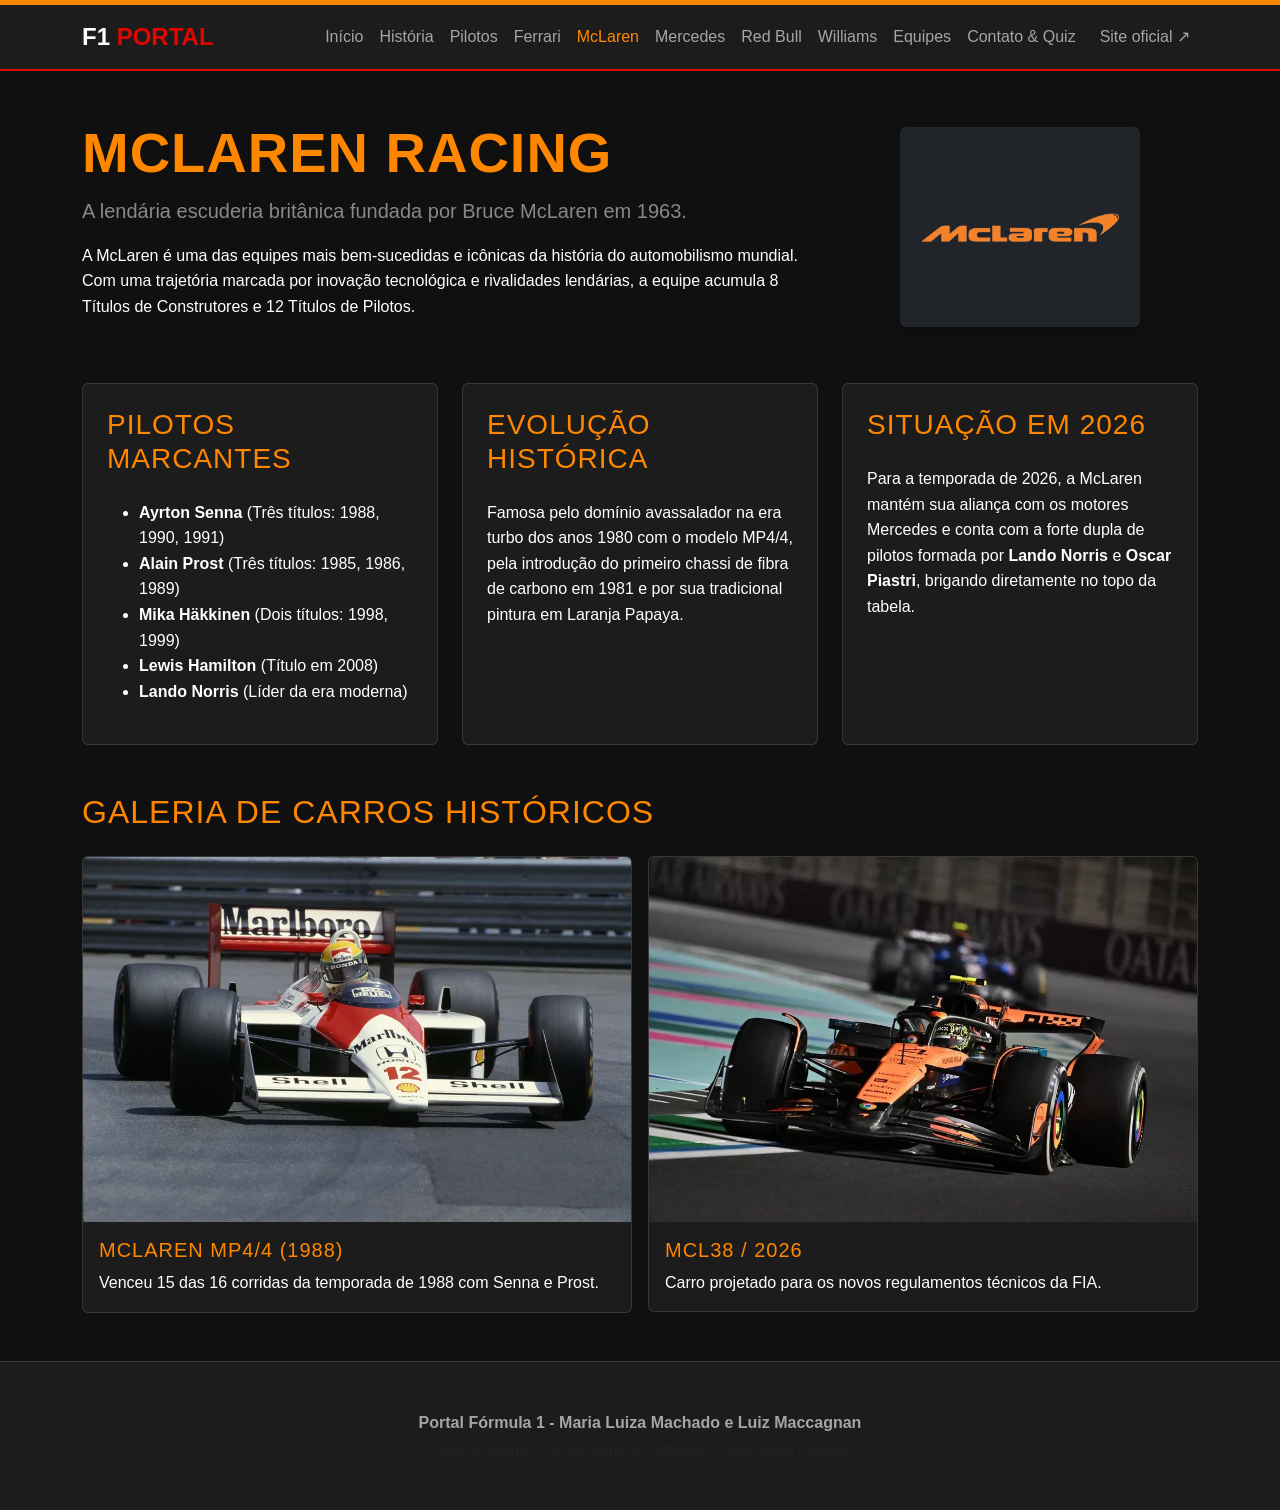
<file: mclaren.html>
<!DOCTYPE html>
<html lang="pt-BR">
<head>
  <meta charset="UTF-8">
  <meta name="viewport" content="width=device-width, initial-scale=1.0">
  <title>Portal Fórmula 1 — McLaren Racing</title>
  <link href="https://cdn.jsdelivr.net/npm/bootstrap@5.3.2/dist/css/bootstrap.min.css" rel="stylesheet">
  <link rel="stylesheet" href="css/style.css">
  <style>
    :root {
      --mclaren-orange: #FF8700;
    }
    .mclaren-border { border-top: 5px solid var(--mclaren-orange); }
    .mclaren-text { color: var(--mclaren-orange) !important; }
    .mclaren-btn { background-color: var(--mclaren-orange); color: #101010; font-weight: bold; }
    .mclaren-btn:hover { background-color: #e07700; color: #fff; }
  </style>
</head>
<body class="mclaren-border">
  
  <nav class="navbar navbar-expand-lg navbar-f1 sticky-top">
    <div class="container">
      <a class="navbar-brand" href="index.html">F1 <span>PORTAL</span></a>
      <button class="navbar-toggler bg-light" type="button" data-bs-toggle="collapse" data-bs-target="#navbarNav">
        <span class="navbar-toggler-icon"></span>
      </button>
      <div class="collapse navbar-collapse" id="navbarNav">
        <ul class="navbar-nav ms-auto">
          <li class="nav-item"><a class="nav-link" href="index.html">Início</a></li>
          <li class="nav-item"><a class="nav-link" href="historia.html">História</a></li>
          <li class="nav-item"><a class="nav-link" href="pilotos.html">Pilotos</a></li>
          <li class="nav-item"><a class="nav-link" href="ferrari.html">Ferrari</a></li>
          <li class="nav-item"><a class="nav-link active mclaren-text" href="mclaren.html">McLaren</a></li>
          <li class="nav-item"><a class="nav-link" href="mercedes.html">Mercedes</a></li>
          <li class="nav-item"><a class="nav-link" href="redbull.html">Red Bull</a></li>
          <li class="nav-item"><a class="nav-link" href="williams.html">Williams</a></li>
          <li class="nav-item"><a class="nav-link" href="equipes.html">Equipes</a></li>
          <li class="nav-item"><a class="nav-link" href="contato.html">Contato & Quiz</a></li>
          <li class="nav-item" id="f1-extra-nav"><a class="nav-link" href="https://www.formula1.com/" target="_blank" rel="noopener noreferrer">Site oficial ↗</a></li>
        </ul>
      </div>
    </div>
  </nav>

  <main class="container my-5">
    <div class="row align-items-center mb-5">
      <div class="col-lg-8">
        <h1 class="display-4 fw-bold mclaren-text">McLaren Racing</h1>
        <p class="lead text-white-50">A lendária escuderia britânica fundada por Bruce McLaren em 1963.</p>
        <p>A McLaren é uma das equipes mais bem-sucedidas e icônicas da história do automobilismo mundial. Com uma trajetória marcada por inovação tecnológica e rivalidades lendárias, a equipe acumula 8 Títulos de Construtores e 12 Títulos de Pilotos.</p>
      </div>
      <div class="col-lg-4 text-center">
        <img src="img/logo-McLaren.png" alt="Logo McLaren" class="img-fluid rounded shadow p-3 bg-dark" style="max-height: 200px;">
      </div>
    </div>

    
    <section class="row g-4 mb-5">
      <div class="col-md-4">
        <div class="card card-f1 h-100 p-4">
          <h3 class="mclaren-text">Pilotos Marcantes</h3>
          <ul class="text-white mt-3">
            <li><strong>Ayrton Senna</strong> (Três títulos: 1988, 1990, 1991)</li>
            <li><strong>Alain Prost</strong> (Três títulos: 1985, 1986, 1989)</li>
            <li><strong>Mika Häkkinen</strong> (Dois títulos: 1998, 1999)</li>
            <li><strong>Lewis Hamilton</strong> (Título em 2008)</li>
            <li><strong>Lando Norris</strong> (Líder da era moderna)</li>
          </ul>
        </div>
      </div>
      <div class="col-md-4">
        <div class="card card-f1 h-100 p-4">
          <h3 class="mclaren-text">Evolução Histórica</h3>
          <p class="text-white mt-3">Famosa pelo domínio avassalador na era turbo dos anos 1980 com o modelo MP4/4, pela introdução do primeiro chassi de fibra de carbono em 1981 e por sua tradicional pintura em Laranja Papaya.</p>
        </div>
      </div>
      <div class="col-md-4">
        <div class="card card-f1 h-100 p-4">
          <h3 class="mclaren-text">Situação em 2026</h3>
          <p class="text-white mt-3">Para a temporada de 2026, a McLaren mantém sua aliança com os motores Mercedes e conta com a forte dupla de pilotos formada por <strong>Lando Norris</strong> e <strong>Oscar Piastri</strong>, brigando diretamente no topo da tabela.</p>
        </div>
      </div>
    </section>

    
    <section class="mb-5">
      <h2 class="mclaren-text mb-4">Galeria de Carros Históricos</h2>
      <div class="row g-3">
        <div class="col-md-6">
          <div class="card card-f1">
            <img src="img/McLaren.1.webp" class="card-img-top" alt="McLaren MP4/4">
            <div class="card-body">
              <h5 class="card-title mclaren-text">McLaren MP4/4 (1988)</h5>
              <p class="card-text text-white">Venceu 15 das 16 corridas da temporada de 1988 com Senna e Prost.</p>
            </div>
          </div>
        </div>
        <div class="col-md-6">
          <div class="card card-f1">
            <img src="img/McLaren.2.webp" class="card-img-top" alt="McLaren 2026">
            <div class="card-body">
              <h5 class="card-title mclaren-text">MCL38 / 2026</h5>
              <p class="card-text text-white">Carro projetado para os novos regulamentos técnicos da FIA.</p>
            </div>
          </div>
        </div>
      </div>
    </section>
  </main>

  <footer class="text-center">
    <div class="container">
      <p class="mb-1 fw-bold">Portal Fórmula 1 - Maria Luiza Machado e Luiz Maccagnan</p>
      <p class="text-muted small mb-0">Projeto acadêmico - Engenharia de Software (Universidade Positivo).</p>
    </div>
  </footer>

  <script src="js/bootstrap-local.js"></script>
  <script src="js/main.js"></script>
</body>
</html>
</file>
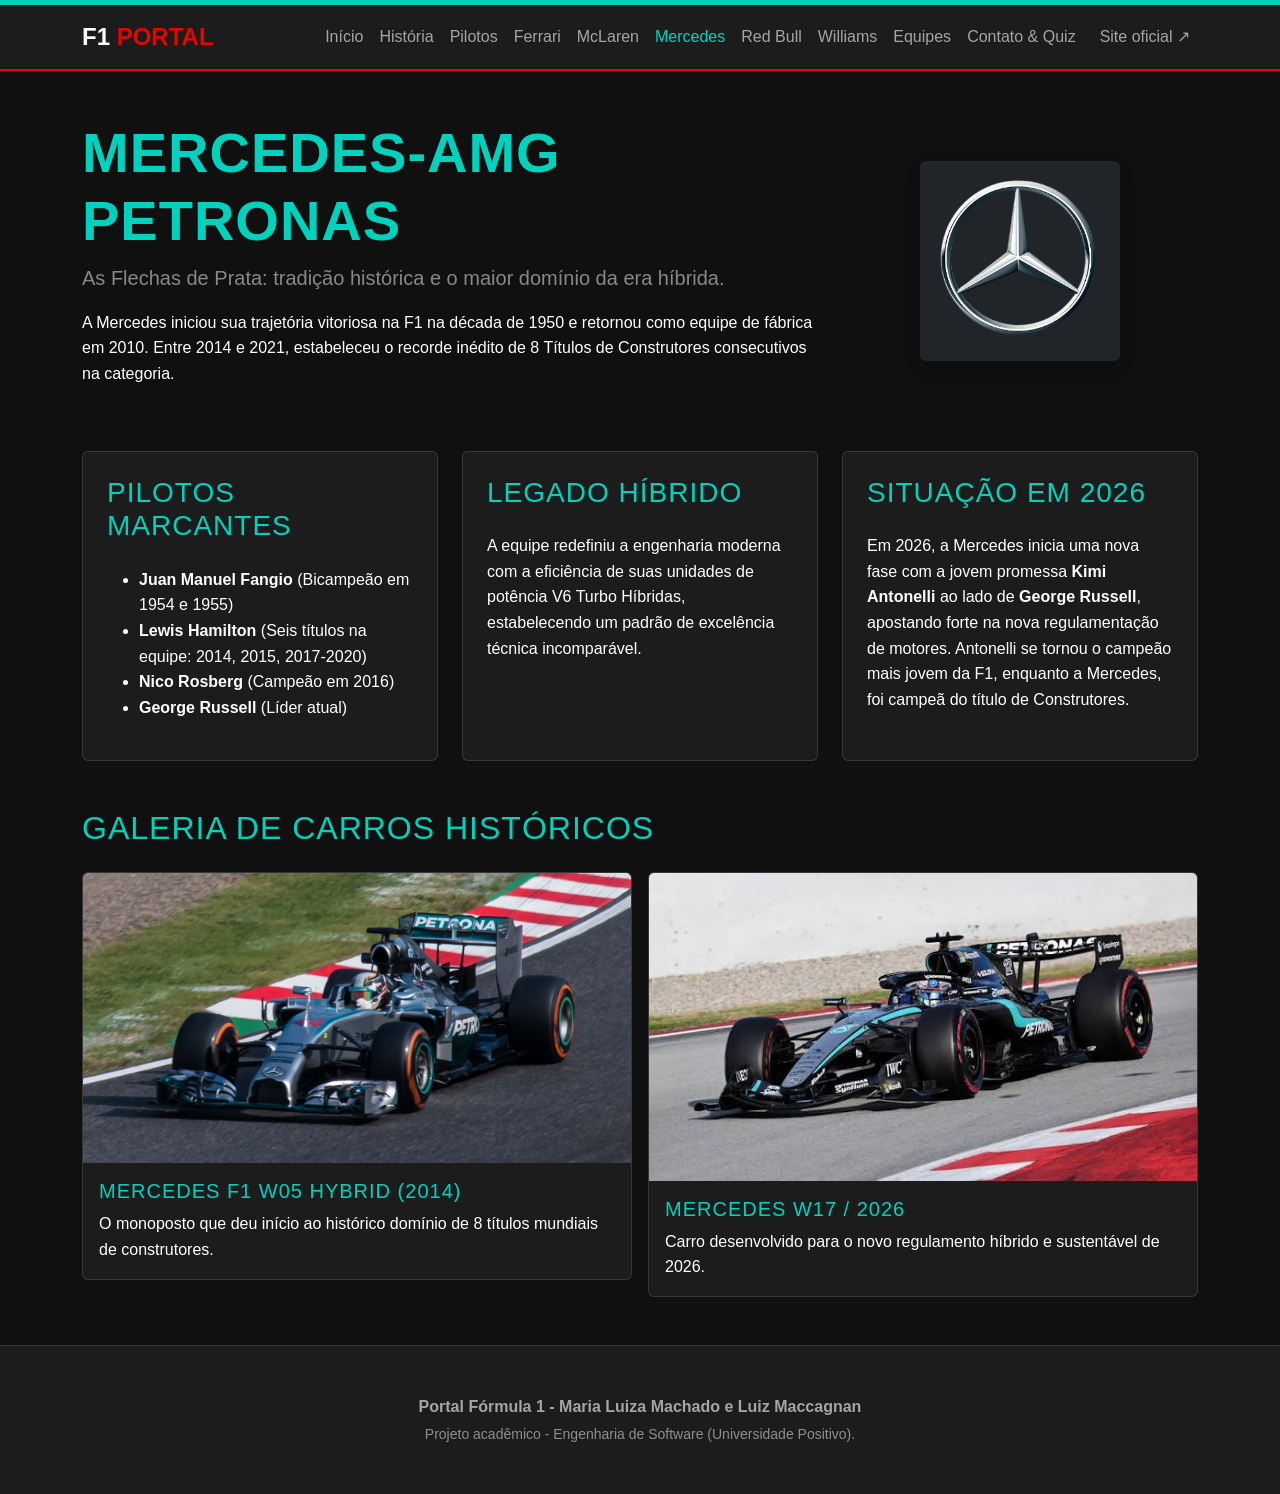
<file: mercedes.html>
<!DOCTYPE html>
<html lang="pt-BR">
<head>
  <meta charset="UTF-8">
  <meta name="viewport" content="width=device-width, initial-scale=1.0">
  <title>Portal Fórmula 1 — Mercedes-AMG Petronas</title>
  <link href="https://cdn.jsdelivr.net/npm/bootstrap@5.3.2/dist/css/bootstrap.min.css" rel="stylesheet">
  <link rel="stylesheet" href="css/style.css">
  <style>
    :root {
      --mercedes-teal: #00D2BE;
    }
    .mercedes-border { border-top: 5px solid var(--mercedes-teal); }
    .mercedes-text { color: var(--mercedes-teal) !important; }
  </style>
</head>
<body class="mercedes-border">
  <nav class="navbar navbar-expand-lg navbar-f1 sticky-top">
    <div class="container">
      <a class="navbar-brand" href="index.html">F1 <span>PORTAL</span></a>
      <button class="navbar-toggler bg-light" type="button" data-bs-toggle="collapse" data-bs-target="#navbarNav">
        <span class="navbar-toggler-icon"></span>
      </button>
      <div class="collapse navbar-collapse" id="navbarNav">
        <ul class="navbar-nav ms-auto">
          <li class="nav-item"><a class="nav-link" href="index.html">Início</a></li>
          <li class="nav-item"><a class="nav-link" href="historia.html">História</a></li>
          <li class="nav-item"><a class="nav-link" href="pilotos.html">Pilotos</a></li>
          <li class="nav-item"><a class="nav-link" href="ferrari.html">Ferrari</a></li>
          <li class="nav-item"><a class="nav-link" href="mclaren.html">McLaren</a></li>
          <li class="nav-item"><a class="nav-link active mercedes-text" href="mercedes.html">Mercedes</a></li>
          <li class="nav-item"><a class="nav-link" href="redbull.html">Red Bull</a></li>
          <li class="nav-item"><a class="nav-link" href="williams.html">Williams</a></li>
          <li class="nav-item"><a class="nav-link" href="equipes.html">Equipes</a></li>
          <li class="nav-item"><a class="nav-link" href="contato.html">Contato & Quiz</a></li>
          <li class="nav-item" id="f1-extra-nav"><a class="nav-link" href="https://www.formula1.com/" target="_blank" rel="noopener noreferrer">Site oficial ↗</a></li>
        </ul>
      </div>
    </div>
  </nav>

  <main class="container my-5">
    <div class="row align-items-center mb-5">
      <div class="col-lg-8">
        <h1 class="display-4 fw-bold mercedes-text">Mercedes-AMG Petronas</h1>
        <p class="lead text-white-50">As Flechas de Prata: tradição histórica e o maior domínio da era híbrida.</p>
        <p>A Mercedes iniciou sua trajetória vitoriosa na F1 na década de 1950 e retornou como equipe de fábrica em 2010. Entre 2014 e 2021, estabeleceu o recorde inédito de 8 Títulos de Construtores consecutivos na categoria.</p>
      </div>
      <div class="col-lg-4 text-center">
        <img src="img/logo-Mercedes.png" alt="Logo Mercedes" class="img-fluid rounded shadow p-3 bg-dark" style="max-height: 200px;">
      </div>
    </div>

    <section class="row g-4 mb-5">
      <div class="col-md-4">
        <div class="card card-f1 h-100 p-4">
          <h3 class="mercedes-text">Pilotos Marcantes</h3>
          <ul class="text-white mt-3">
            <li><strong>Juan Manuel Fangio</strong> (Bicampeão em 1954 e 1955)</li>
            <li><strong>Lewis Hamilton</strong> (Seis títulos na equipe: 2014, 2015, 2017-2020)</li>
            <li><strong>Nico Rosberg</strong> (Campeão em 2016)</li>
            <li><strong>George Russell</strong> (Líder atual)</li>
          </ul>
        </div>
      </div>
      <div class="col-md-4">
        <div class="card card-f1 h-100 p-4">
          <h3 class="mercedes-text">Legado Híbrido</h3>
          <p class="text-white mt-3">A equipe redefiniu a engenharia moderna com a eficiência de suas unidades de potência V6 Turbo Híbridas, estabelecendo um padrão de excelência técnica incomparável.</p>
        </div>
      </div>
      <div class="col-md-4">
        <div class="card card-f1 h-100 p-4">
          <h3 class="mercedes-text">Situação em 2026</h3>
          <p class="text-white mt-3">Em 2026, a Mercedes inicia uma nova fase com a jovem promessa <strong>Kimi Antonelli</strong> ao lado de <strong>George Russell</strong>, apostando forte na nova regulamentação de motores. Antonelli se tornou o campeão mais jovem da F1, enquanto a Mercedes, foi campeã do título de Construtores.</p>
        </div>
      </div>
    </section>

    <section class="mb-5">
      <h2 class="mercedes-text mb-4">Galeria de Carros Históricos</h2>
      <div class="row g-3">
        <div class="col-md-6">
          <div class="card card-f1">
            <img src="img/Mercedes.1.jpg" class="card-img-top" alt="Mercedes W05">
            <div class="card-body">
              <h5 class="card-title mercedes-text">Mercedes F1 W05 Hybrid (2014)</h5>
              <p class="card-text text-white">O monoposto que deu início ao histórico domínio de 8 títulos mundiais de construtores.</p>
            </div>
          </div>
        </div>
        <div class="col-md-6">
          <div class="card card-f1">
            <img src="img/Mercedes.2.jpg" class="card-img-top" alt="Mercedes 2026">
            <div class="card-body">
              <h5 class="card-title mercedes-text">Mercedes W17 / 2026</h5>
              <p class="card-text text-white">Carro desenvolvido para o novo regulamento híbrido e sustentável de 2026.</p>
            </div>
          </div>
        </div>
      </div>
    </section>
  </main>

  <footer class="text-center">
    <div class="container">
      <p class="mb-1 fw-bold">Portal Fórmula 1 - Maria Luiza Machado e Luiz Maccagnan</p>
      <p class="text-white-50 small mb-0">Projeto acadêmico - Engenharia de Software (Universidade Positivo).</p>
    </div>
  </footer>

  <script src="js/bootstrap-local.js"></script>
  <script src="js/main.js"></script>
</body>
</html>
</file>
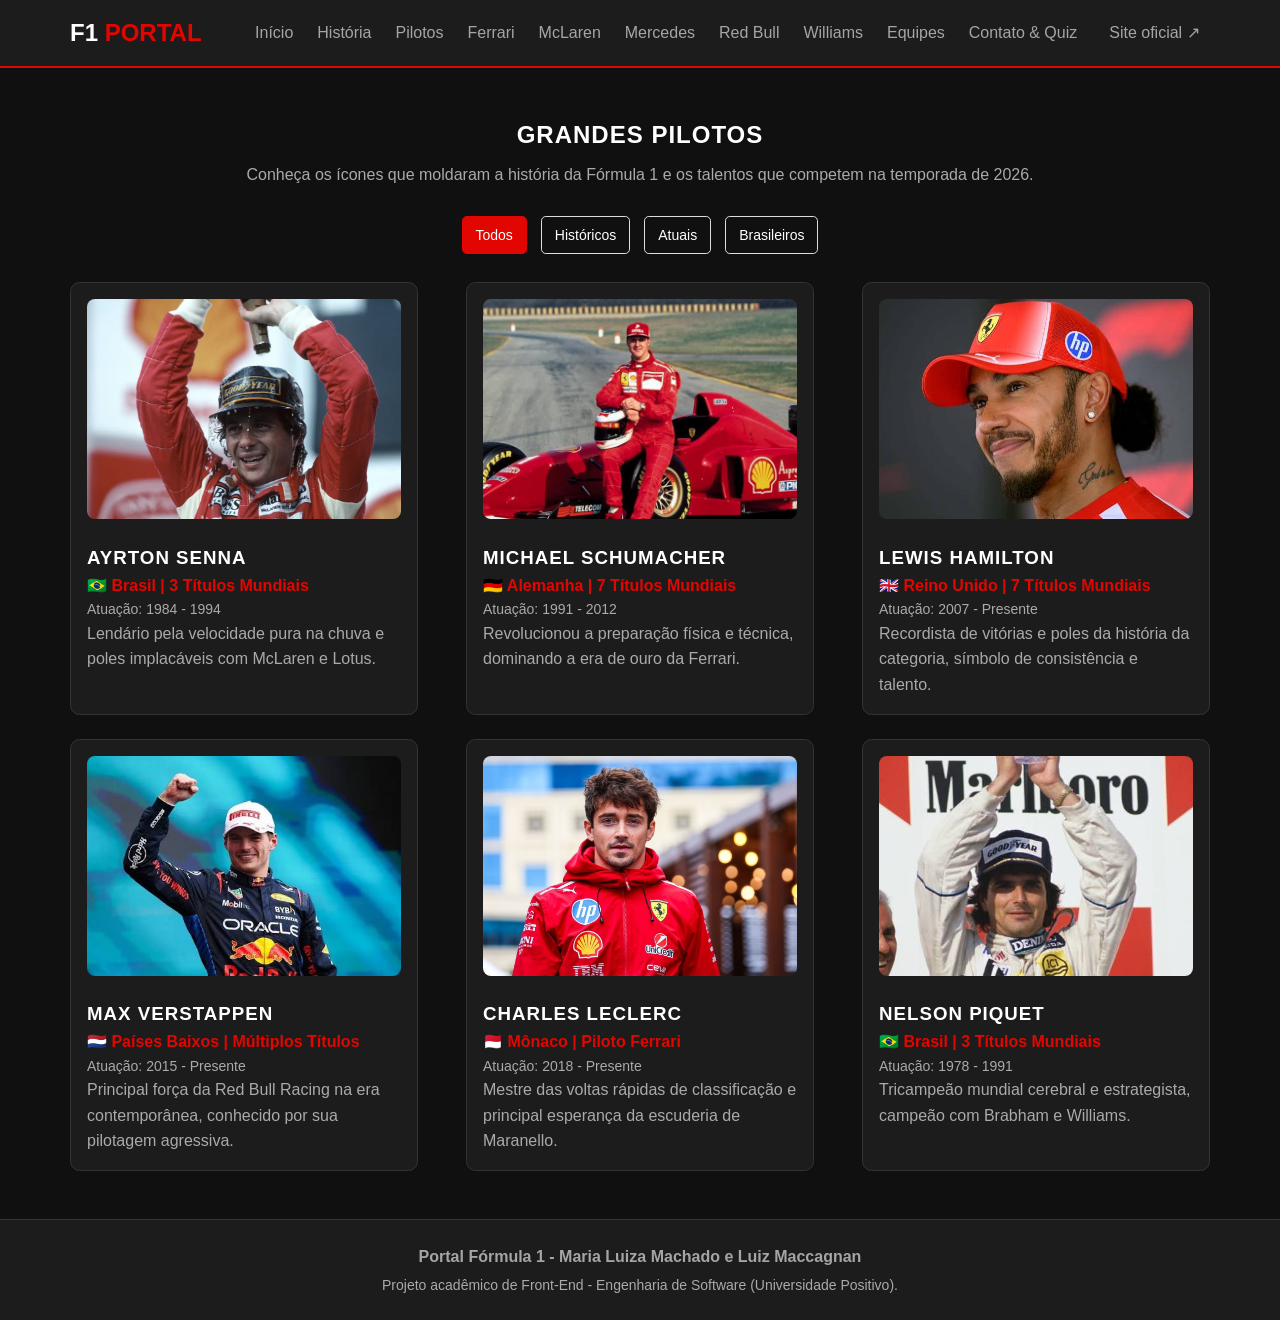
<file: pilotos.html>
<!DOCTYPE html>
<html lang="pt-BR">
<head>
  <meta charset="UTF-8">
  <meta name="viewport" content="width=device-width, initial-scale=1.0">
  <title>Portal Fórmula 1 — Grandes Pilotos</title>
  <link rel="stylesheet" href="css/style.css">
  <link rel="stylesheet" href="css/bootstrap-compat.css">
  <link rel="stylesheet" href="css/pilotos.css">
  <link rel="stylesheet" href="css/responsivo.css">
</head>
<body>
  
  <nav class="navbar navbar-expand-lg navbar-f1 sticky-top">
    <div class="container">
      <a class="navbar-brand" href="index.html">F1 <span>PORTAL</span></a>
      <button class="navbar-toggler bg-light" type="button" data-bs-toggle="collapse" data-bs-target="#navbarNav" id="mobile-menu-btn" aria-label="Alternar navegação">
        <span class="navbar-toggler-icon"></span>
      </button>
      <div class="collapse navbar-collapse" id="navbarNav">
        <ul class="navbar-nav ms-auto">
          <li class="nav-item"><a class="nav-link" href="index.html">Início</a></li>
          <li class="nav-item"><a class="nav-link" href="historia.html">História</a></li>
          <li class="nav-item"><a class="nav-link active" href="pilotos.html">Pilotos</a></li>
          <li class="nav-item"><a class="nav-link" href="ferrari.html">Ferrari</a></li>
          <li class="nav-item"><a class="nav-link" href="mclaren.html">McLaren</a></li>
          <li class="nav-item"><a class="nav-link" href="mercedes.html">Mercedes</a></li>
          <li class="nav-item"><a class="nav-link" href="redbull.html">Red Bull</a></li>
          <li class="nav-item"><a class="nav-link" href="williams.html">Williams</a></li>
          <li class="nav-item"><a class="nav-link" href="equipes.html">Equipes</a></li>
          <li class="nav-item"><a class="nav-link" href="contato.html">Contato & Quiz</a></li>
          <li class="nav-item" id="f1-extra-nav"><a class="nav-link" href="https://www.formula1.com/" target="_blank" rel="noopener noreferrer">Site oficial ↗</a></li>
        </ul>
      </div>
    </div>
  </nav>

  <main class="container main-content my-5">
    <section class="pilotos-intro text-center mb-4">
      <h1 class="mb-2">Grandes Pilotos</h1>
      <p class="text-white-50">Conheça os ícones que moldaram a história da Fórmula 1 e os talentos que competem na temporada de 2026.</p>
    </section>

    
    <div class="filter-buttons text-center mb-4">
      <button class="filter-btn active btn btn-outline-light btn-sm m-1" data-filter="all">Todos</button>
      <button class="filter-btn btn btn-outline-light btn-sm m-1" data-filter="historico">Históricos</button>
      <button class="filter-btn btn btn-outline-light btn-sm m-1" data-filter="atual">Atuais</button>
      <button class="filter-btn btn btn-outline-light btn-sm m-1" data-filter="brasileiro">Brasileiros</button>
    </div>

    
    <div class="pilotos-grid row g-4" id="pilotos-grid">
      
      <div class="col-md-4">
        <article class="piloto-card card-f1 h-100 p-3" data-category="historico brasileiro">
          <img src="img/Ayrton-Senna.webp" alt="Ayrton Senna" class="img-fluid rounded mb-3">
          <div class="piloto-info">
            <h3>Ayrton Senna</h3>
            <p class="nacionalidade text-danger fw-bold">🇧🇷 Brasil | 3 Títulos Mundiais</p>
            <p class="periodo small text-white-50">Atuação: 1984 - 1994</p>
            <p class="descricao text-white-50">Lendário pela velocidade pura na chuva e poles implacáveis com McLaren e Lotus.</p>
          </div>
        </article>
      </div>

      
      <div class="col-md-4">
        <article class="piloto-card card-f1 h-100 p-3" data-category="historico">
          <img src="img/Michael-Schumacher.jpg" alt="Michael Schumacher" class="img-fluid rounded mb-3">
          <div class="piloto-info">
            <h3>Michael Schumacher</h3>
            <p class="nacionalidade text-danger fw-bold">🇩🇪 Alemanha | 7 Títulos Mundiais</p>
            <p class="periodo small text-white-50">Atuação: 1991 - 2012</p>
            <p class="descricao text-white-50">Revolucionou a preparação física e técnica, dominando a era de ouro da Ferrari.</p>
          </div>
        </article>
      </div>

      
      <div class="col-md-4">
        <article class="piloto-card card-f1 h-100 p-3" data-category="historico atual">
          <img src="img/Hamilton.jpg" alt="Lewis Hamilton" class="img-fluid rounded mb-3">
          <div class="piloto-info">
            <h3>Lewis Hamilton</h3>
            <p class="nacionalidade text-danger fw-bold">🇬🇧 Reino Unido | 7 Títulos Mundiais</p>
            <p class="periodo small text-white-50">Atuação: 2007 - Presente</p>
            <p class="descricao text-white-50">Recordista de vitórias e poles da história da categoria, símbolo de consistência e talento.</p>
          </div>
        </article>
      </div>

      
      <div class="col-md-4">
        <article class="piloto-card card-f1 h-100 p-3" data-category="atual">
          <img src="img/Verstappen.jpg" alt="Max Verstappen" class="img-fluid rounded mb-3">
          <div class="piloto-info">
            <h3>Max Verstappen</h3>
            <p class="nacionalidade text-danger fw-bold">🇳🇱 Países Baixos | Múltiplos Títulos</p>
            <p class="periodo small text-white-50">Atuação: 2015 - Presente</p>
            <p class="descricao text-white-50">Principal força da Red Bull Racing na era contemporânea, conhecido por sua pilotagem agressiva.</p>
          </div>
        </article>
      </div>

      
      <div class="col-md-4">
        <article class="piloto-card card-f1 h-100 p-3" data-category="atual">
          <img src="img/Leclerc.jpg" alt="Charles Leclerc" class="img-fluid rounded mb-3">
          <div class="piloto-info">
            <h3>Charles Leclerc</h3>
            <p class="nacionalidade text-danger fw-bold">🇲🇨 Mônaco | Piloto Ferrari</p>
            <p class="periodo small text-white-50">Atuação: 2018 - Presente</p>
            <p class="descricao text-white-50">Mestre das voltas rápidas de classificação e principal esperança da escuderia de Maranello.</p>
          </div>
        </article>
      </div>

      
      <div class="col-md-4">
        <article class="piloto-card card-f1 h-100 p-3" data-category="historico brasileiro">
          <img src="img/Piquet.jpg" alt="Nelson Piquet" class="img-fluid rounded mb-3">
          <div class="piloto-info">
            <h3>Nelson Piquet</h3>
            <p class="nacionalidade text-danger fw-bold">🇧🇷 Brasil | 3 Títulos Mundiais</p>
            <p class="periodo small text-white-50">Atuação: 1978 - 1991</p>
            <p class="descricao text-white-50">Tricampeão mundial cerebral e estrategista, campeão com Brabham e Williams.</p>
          </div>
        </article>
      </div>
    </div>
  </main>

  <footer class="text-center py-4">
    <div class="container">
      <p class="mb-1 fw-bold">Portal Fórmula 1 - Maria Luiza Machado e Luiz Maccagnan</p>
      <p class="small text-white-50">Projeto acadêmico de Front-End - Engenharia de Software (Universidade Positivo).</p>
    </div>
  </footer>

  
  <script src="js/bootstrap-local.js"></script>
  <script src="js/pilotos.js"></script>
</body>
</html>
</file>
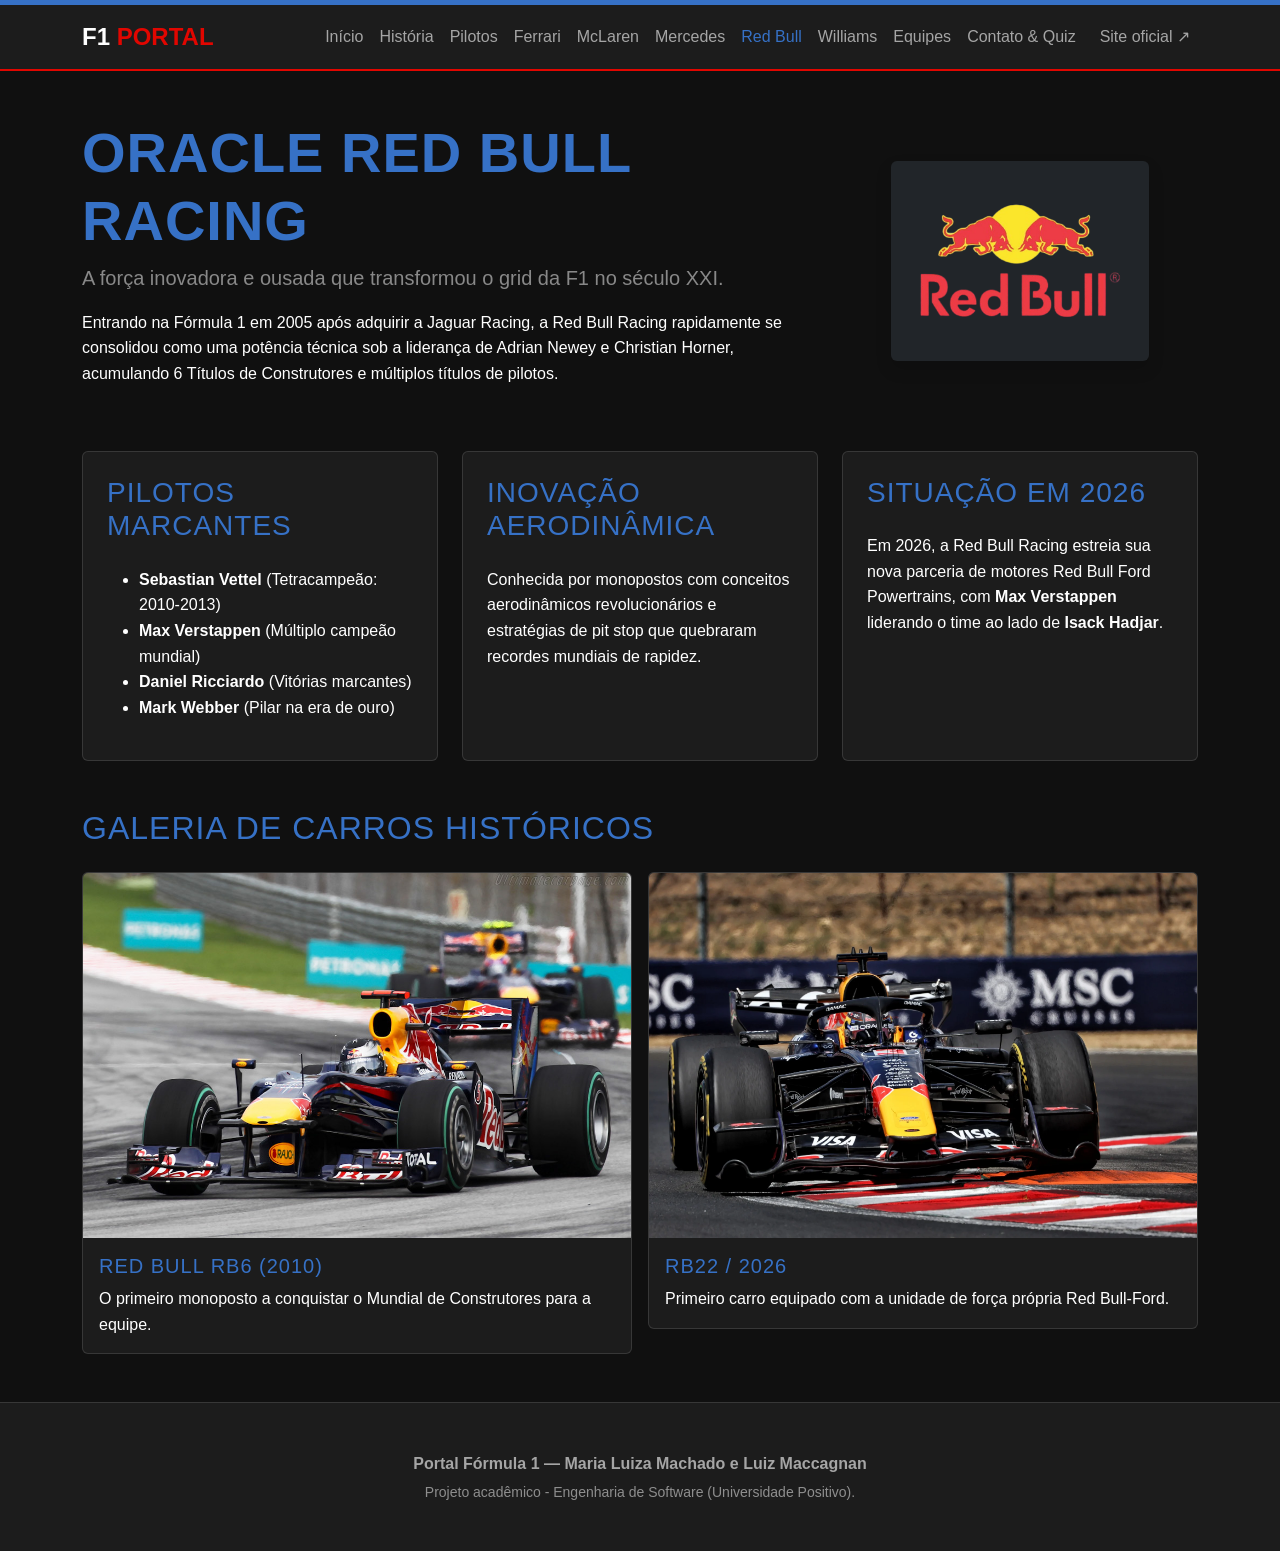
<file: redbull.html>
<!DOCTYPE html>
<html lang="pt-BR">
<head>
  <meta charset="UTF-8">
  <meta name="viewport" content="width=device-width, initial-scale=1.0">
  <title>Portal Fórmula 1 — Red Bull Racing</title>
  <link href="https://cdn.jsdelivr.net/npm/bootstrap@5.3.2/dist/css/bootstrap.min.css" rel="stylesheet">
  <link rel="stylesheet" href="css/style.css">
  <style>
    :root {
      --redbull-blue: #3671C6;
    }
    .redbull-border { border-top: 5px solid var(--redbull-blue); }
    .redbull-text { color: var(--redbull-blue) !important; }
  </style>
</head>
<body class="redbull-border">
  <nav class="navbar navbar-expand-lg navbar-f1 sticky-top">
    <div class="container">
      <a class="navbar-brand" href="index.html">F1 <span>PORTAL</span></a>
      <button class="navbar-toggler bg-light" type="button" data-bs-toggle="collapse" data-bs-target="#navbarNav">
        <span class="navbar-toggler-icon"></span>
      </button>
      <div class="collapse navbar-collapse" id="navbarNav">
        <ul class="navbar-nav ms-auto">
          <li class="nav-item"><a class="nav-link" href="index.html">Início</a></li>
          <li class="nav-item"><a class="nav-link" href="historia.html">História</a></li>
          <li class="nav-item"><a class="nav-link" href="pilotos.html">Pilotos</a></li>
          <li class="nav-item"><a class="nav-link" href="ferrari.html">Ferrari</a></li>
          <li class="nav-item"><a class="nav-link" href="mclaren.html">McLaren</a></li>
          <li class="nav-item"><a class="nav-link" href="mercedes.html">Mercedes</a></li>
          <li class="nav-item"><a class="nav-link active redbull-text" href="redbull.html">Red Bull</a></li>
          <li class="nav-item"><a class="nav-link" href="williams.html">Williams</a></li>
          <li class="nav-item"><a class="nav-link" href="equipes.html">Equipes</a></li>
          <li class="nav-item"><a class="nav-link" href="contato.html">Contato & Quiz</a></li>
          <li class="nav-item" id="f1-extra-nav"><a class="nav-link" href="https://www.formula1.com/" target="_blank" rel="noopener noreferrer">Site oficial ↗</a></li>
        </ul>
      </div>
    </div>
  </nav>

  <main class="container my-5">
    <div class="row align-items-center mb-5">
      <div class="col-lg-8">
        <h1 class="display-4 fw-bold redbull-text">Oracle Red Bull Racing</h1>
        <p class="lead text-white-50">A força inovadora e ousada que transformou o grid da F1 no século XXI.</p>
        <p>Entrando na Fórmula 1 em 2005 após adquirir a Jaguar Racing, a Red Bull Racing rapidamente se consolidou como uma potência técnica sob a liderança de Adrian Newey e Christian Horner, acumulando 6 Títulos de Construtores e múltiplos títulos de pilotos.</p>
      </div>
      <div class="col-lg-4 text-center">
        <img src="img/logo-RedBull.png" alt="Logo Red Bull" class="img-fluid rounded shadow p-3 bg-dark" style="max-height: 200px;">
      </div>
    </div>

    <section class="row g-4 mb-5">
      <div class="col-md-4">
        <div class="card card-f1 h-100 p-4">
          <h3 class="redbull-text">Pilotos Marcantes</h3>
          <ul class="text-white mt-3">
            <li><strong>Sebastian Vettel</strong> (Tetracampeão: 2010-2013)</li>
            <li><strong>Max Verstappen</strong> (Múltiplo campeão mundial)</li>
            <li><strong>Daniel Ricciardo</strong> (Vitórias marcantes)</li>
            <li><strong>Mark Webber</strong> (Pilar na era de ouro)</li>
          </ul>
        </div>
      </div>
      <div class="col-md-4">
        <div class="card card-f1 h-100 p-4">
          <h3 class="redbull-text">Inovação Aerodinâmica</h3>
          <p class="text-white mt-3">Conhecida por monopostos com conceitos aerodinâmicos revolucionários e estratégias de pit stop que quebraram recordes mundiais de rapidez.</p>
        </div>
      </div>
      <div class="col-md-4">
        <div class="card card-f1 h-100 p-4">
          <h3 class="redbull-text">Situação em 2026</h3>
          <p class="text-white mt-3">Em 2026, a Red Bull Racing estreia sua nova parceria de motores Red Bull Ford Powertrains, com <strong>Max Verstappen</strong> liderando o time ao lado de <strong>Isack Hadjar</strong>.</p>
        </div>
      </div>
    </section>

    <section class="mb-5">
      <h2 class="redbull-text mb-4">Galeria de Carros Históricos</h2>
      <div class="row g-3">
        <div class="col-md-6">
          <div class="card card-f1">
            <img src="img/RedBull.1.jpg" class="card-img-top" alt="Red Bull RB6">
            <div class="card-body">
              <h5 class="card-title redbull-text">Red Bull RB6 (2010)</h5>
              <p class="card-text text-white">O primeiro monoposto a conquistar o Mundial de Construtores para a equipe.</p>
            </div>
          </div>
        </div>
        <div class="col-md-6">
          <div class="card card-f1">
            <img src="img/RedBull.2.webp" class="card-img-top" alt="Red Bull 2026">
            <div class="card-body">
              <h5 class="card-title redbull-text">RB22 / 2026</h5>
              <p class="card-text text-white">Primeiro carro equipado com a unidade de força própria Red Bull-Ford.</p>
            </div>
          </div>
        </div>
      </div>
    </section>
  </main>

  <footer class="text-center">
    <div class="container">
      <p class="mb-1 fw-bold">Portal Fórmula 1 — Maria Luiza Machado e Luiz Maccagnan</p>
      <p class="text-white-50 small mb-0">Projeto acadêmico - Engenharia de Software (Universidade Positivo).</p>
    </div>
  </footer>

  <script src="js/bootstrap-local.js"></script>
  <script src="js/main.js"></script>
</body>
</html>
</file>
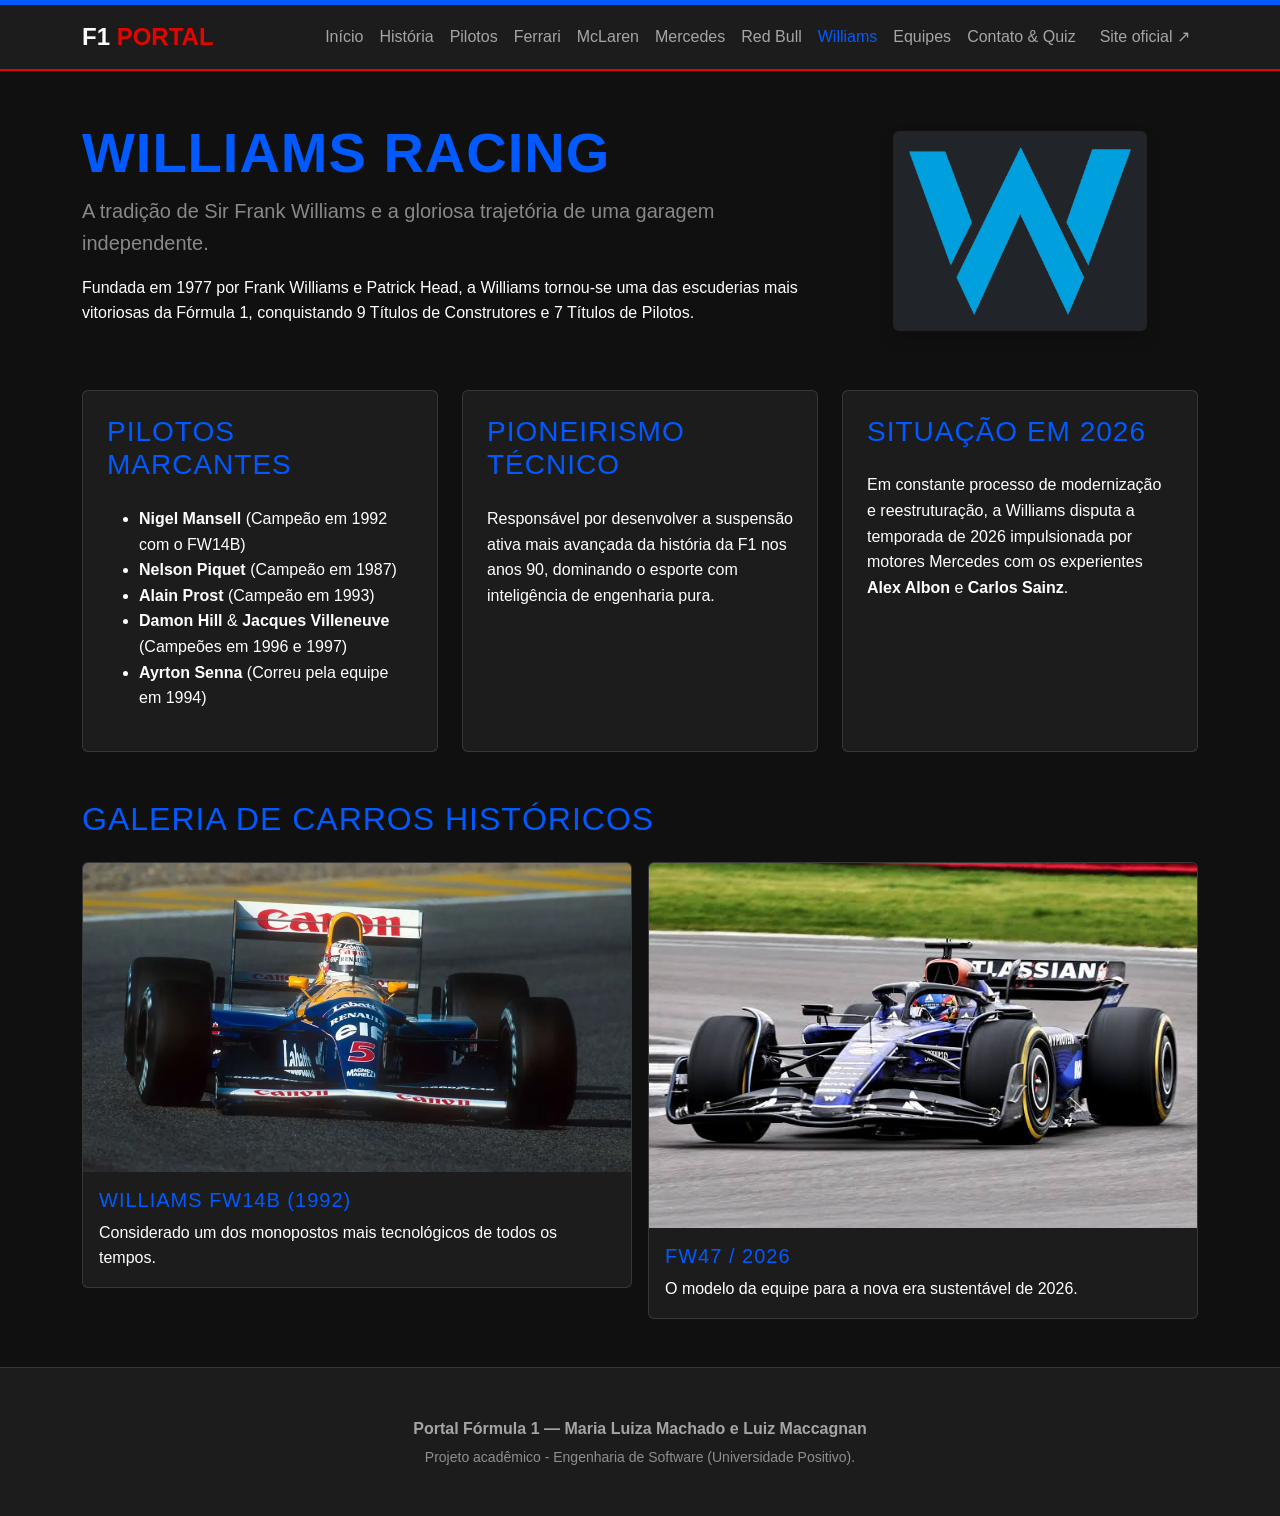
<file: williams.html>
<!DOCTYPE html>
<html lang="pt-BR">
<head>
  <meta charset="UTF-8">
  <meta name="viewport" content="width=device-width, initial-scale=1.0">
  <title>Portal Fórmula 1 — Williams Racing</title>
  <link href="https://cdn.jsdelivr.net/npm/bootstrap@5.3.2/dist/css/bootstrap.min.css" rel="stylesheet">
  <link rel="stylesheet" href="css/style.css">
  <style>
    :root {
      --williams-blue: #005AFF;
    }
    .williams-border { border-top: 5px solid var(--williams-blue); }
    .williams-text { color: var(--williams-blue) !important; }
  </style>
</head>
<body class="williams-border">
  <nav class="navbar navbar-expand-lg navbar-f1 sticky-top">
    <div class="container">
      <a class="navbar-brand" href="index.html">F1 <span>PORTAL</span></a>
      <button class="navbar-toggler bg-light" type="button" data-bs-toggle="collapse" data-bs-target="#navbarNav">
        <span class="navbar-toggler-icon"></span>
      </button>
      <div class="collapse navbar-collapse" id="navbarNav">
        <ul class="navbar-nav ms-auto">
          <li class="nav-item"><a class="nav-link" href="index.html">Início</a></li>
          <li class="nav-item"><a class="nav-link" href="historia.html">História</a></li>
          <li class="nav-item"><a class="nav-link" href="pilotos.html">Pilotos</a></li>
          <li class="nav-item"><a class="nav-link" href="ferrari.html">Ferrari</a></li>
          <li class="nav-item"><a class="nav-link" href="mclaren.html">McLaren</a></li>
          <li class="nav-item"><a class="nav-link" href="mercedes.html">Mercedes</a></li>
          <li class="nav-item"><a class="nav-link" href="redbull.html">Red Bull</a></li>
          <li class="nav-item"><a class="nav-link active williams-text" href="williams.html">Williams</a></li>
          <li class="nav-item"><a class="nav-link" href="equipes.html">Equipes</a></li>
          <li class="nav-item"><a class="nav-link" href="contato.html">Contato & Quiz</a></li>
          <li class="nav-item" id="f1-extra-nav"><a class="nav-link" href="https://www.formula1.com/" target="_blank" rel="noopener noreferrer">Site oficial ↗</a></li>
        </ul>
      </div>
    </div>
  </nav>

  <main class="container my-5">
    <div class="row align-items-center mb-5">
      <div class="col-lg-8">
        <h1 class="display-4 fw-bold williams-text">Williams Racing</h1>
        <p class="lead text-white-50">A tradição de Sir Frank Williams e a gloriosa trajetória de uma garagem independente.</p>
        <p>Fundada em 1977 por Frank Williams e Patrick Head, a Williams tornou-se uma das escuderias mais vitoriosas da Fórmula 1, conquistando 9 Títulos de Construtores e 7 Títulos de Pilotos.</p>
      </div>
      <div class="col-lg-4 text-center">
        <img src="img/logo-Williams.png" alt="Logo Williams" class="img-fluid rounded shadow p-3 bg-dark" style="max-height: 200px;">
      </div>
    </div>

    <section class="row g-4 mb-5">
      <div class="col-md-4">
        <div class="card card-f1 h-100 p-4">
          <h3 class="williams-text">Pilotos Marcantes</h3>
          <ul class="text-white mt-3">
            <li><strong>Nigel Mansell</strong> (Campeão em 1992 com o FW14B)</li>
            <li><strong>Nelson Piquet</strong> (Campeão em 1987)</li>
            <li><strong>Alain Prost</strong> (Campeão em 1993)</li>
            <li><strong>Damon Hill</strong> & <strong>Jacques Villeneuve</strong> (Campeões em 1996 e 1997)</li>
            <li><strong>Ayrton Senna</strong> (Correu pela equipe em 1994)</li>
          </ul>
        </div>
      </div>
      <div class="col-md-4">
        <div class="card card-f1 h-100 p-4">
          <h3 class="williams-text">Pioneirismo Técnico</h3>
          <p class="text-white mt-3">Responsável por desenvolver a suspensão ativa mais avançada da história da F1 nos anos 90, dominando o esporte com inteligência de engenharia pura.</p>
        </div>
      </div>
      <div class="col-md-4">
        <div class="card card-f1 h-100 p-4">
          <h3 class="williams-text">Situação em 2026</h3>
          <p class="text-white mt-3">Em constante processo de modernização e reestruturação, a Williams disputa a temporada de 2026 impulsionada por motores Mercedes com os experientes <strong>Alex Albon</strong> e <strong>Carlos Sainz</strong>.</p>
        </div>
      </div>
    </section>

    <section class="mb-5">
      <h2 class="williams-text mb-4">Galeria de Carros Históricos</h2>
      <div class="row g-3">
        <div class="col-md-6">
          <div class="card card-f1">
            <img src="img/Williams.1.webp" class="card-img-top" alt="Williams FW14B">
            <div class="card-body">
              <h5 class="card-title williams-text">Williams FW14B (1992)</h5>
              <p class="card-text text-white">Considerado um dos monopostos mais tecnológicos de todos os tempos.</p>
            </div>
          </div>
        </div>
        <div class="col-md-6">
          <div class="card card-f1">
            <img src="img/Williams.2.jpg" class="card-img-top" alt="Williams 2026">
            <div class="card-body">
              <h5 class="card-title williams-text">FW47 / 2026</h5>
              <p class="card-text text-white">O modelo da equipe para a nova era sustentável de 2026.</p>
            </div>
          </div>
        </div>
      </div>
    </section>
  </main>

  <footer class="text-center">
    <div class="container">
      <p class="mb-1 fw-bold">Portal Fórmula 1 — Maria Luiza Machado e Luiz Maccagnan</p>
      <p class="text-white-50 small mb-0">Projeto acadêmico - Engenharia de Software (Universidade Positivo).</p>
    </div>
  </footer>

  <script src="js/bootstrap-local.js"></script>
  <script src="js/main.js"></script>
</body>
</html>
</file>
<file: css/style.css>
:root {
  --bg-primary: #101010;
  --bg-secondary: #1C1C1C;
  --accent-red: #E10600;
  --text-white: #FFFFFF;
  --text-gray: #A5A5A5;
}

* {
  margin: 0;
  padding: 0;
  box-sizing: border-box;
}

body {
  background-color: var(--bg-primary);
  color: var(--text-white);
  font-family: 'Inter', 'Titillium Web', sans-serif;
  line-height: 1.6;
}

h1, h2, h3, h4, h5, h6 {
  font-family: 'Rajdhani', sans-serif;
  text-transform: uppercase;
  letter-spacing: 1px;
}


.navbar-f1 {
  background-color: var(--bg-secondary);
  border-bottom: 2px solid var(--accent-red);
}

.navbar-brand {
  font-family: 'Rajdhani', sans-serif;
  font-weight: 700;
  color: var(--text-white) !important;
  font-size: 1.5rem;
}

.navbar-brand span {
  color: var(--accent-red);
}

.nav-link {
  color: var(--text-gray) !important;
  transition: color 0.3s ease;
}

.nav-link:hover, .nav-link:focus {
  color: var(--accent-red) !important;
}


.btn-f1 {
  background-color: var(--accent-red);
  color: var(--text-white);
  font-family: 'Rajdhani', sans-serif;
  font-weight: 600;
  text-transform: uppercase;
  border: none;
  padding: 0.75rem 1.5rem;
  transition: background-color 0.3s ease, transform 0.2s ease;
}

.btn-f1:hover {
  background-color: #b30500;
  color: var(--text-white);
  transform: translateY(-2px);
}


.card-f1 {
  background-color: var(--bg-secondary);
  border: 1px solid rgba(165, 165, 165, 0.2);
  transition: transform 0.3s ease, border-color 0.3s ease;
}

.card-f1:hover {
  transform: translateY(-5px);
  border-color: var(--accent-red);
}


footer {
  background-color: var(--bg-secondary);
  color: var(--text-gray);
  border-top: 1px solid rgba(165, 165, 165, 0.2);
  padding: 3rem 0;
}

.hero-section {
  
  background: linear-gradient(rgba(16, 16, 16, 0.75), rgba(16, 16, 16, 0.85)), 
              url('../img/hero-f1-trio.png') center/cover no-repeat;
  
  
  min-height: 80vh; 
  
  
  display: flex;
  align-items: center;
  justify-content: center;
  position: relative;
  
  
  color: #FFFFFF;
}




#galeria-f1, .galeria-f1 { display:grid; grid-template-columns:repeat(3,minmax(0,1fr)); gap:1.25rem; }
#pilotos-grid { display:grid; grid-template-columns:repeat(3,minmax(0,1fr)); gap:1.5rem; }
#pilotos-grid > .col-md-4 { width:auto; }
#pilotos-grid .piloto-card { height:100%; }
#pilotos-grid .piloto-card img { width:100%; height:220px; object-fit:cover; }
#f1-extra-nav { margin-left: .5rem; }
.form-control:focus, .form-select:focus { outline:0; border-color:var(--accent-red); box-shadow:0 0 0 .2rem rgba(225,6,0,.2); }
.form-control:invalid:not(:placeholder-shown), .form-select:invalid { border-color:#dc3545; }
.form-control:hover, .form-select:hover { border-color:#E10600; }
@media(max-width:900px){ #pilotos-grid,.galeria-f1,#galeria-f1{grid-template-columns:repeat(2,minmax(0,1fr));} }
@media(max-width:600px){ #pilotos-grid,.galeria-f1,#galeria-f1{grid-template-columns:1fr;} .hero-section{min-height:60vh;} }
</file>
<file: css/responsivo.css>
img,video{max-width:100%;height:auto}main{min-width:0}.table-responsive{width:100%}#pilotos-grid{align-items:stretch}.hero-section .container{z-index:1}.filter-buttons{display:flex;justify-content:center;flex-wrap:wrap;gap:.4rem}.filter-btn.active{background:var(--accent-red);border-color:var(--accent-red);color:#fff}.video-wrapper{max-width:900px}
@media(max-width:767px){.navbar .container{align-items:flex-start}.navbar-nav{width:100%}.hero-section{padding-inline:1rem}.main-content{padding-inline:.25rem}.timeline-item{min-height:0}.filter-buttons .btn{flex:1 1 40%}footer{padding:2rem 1rem}}
</file>
<file: css/equipes.css>
#busca-equipe{background:#fff;color:#222}.table-responsive table{min-width:650px}.table-responsive th[role="button"]{cursor:pointer}.table-responsive th[role="button"]:hover{color:#ff4b45;text-decoration:underline}.table-responsive tr[hidden]{display:none}
</file>
<file: css/historia.css>
.timeline-container {
  position: relative;
  max-width: 900px;
  margin: 0 auto;
  padding: 2rem 0;
}

.timeline-container::before {
  content: '';
  position: absolute;
  top: 0;
  bottom: 0;
  left: 50%;
  width: 4px;
  background-color: var(--accent-red);
  transform: translateX(-50%);
}


.timeline-item {
  position: relative;
  width: 50%;
  padding: 1.5rem;
  box-sizing: border-box;
}


.timeline-item:nth-child(odd) {
  left: 0;
  padding-right: 3rem;
  text-align: right;
}

.timeline-item:nth-child(even) {
  left: 50%;
  padding-left: 3rem;
  text-align: left;
}


.timeline-item::after {
  content: '';
  position: absolute;
  top: 2rem;
  width: 16px;
  height: 16px;
  background-color: var(--text-white);
  border: 4px solid var(--accent-red);
  border-radius: 50%;
  z-index: 1;
}

.timeline-item:nth-child(odd)::after {
  right: -8px;
}

.timeline-item:nth-child(even)::after {
  left: -8px;
}


@media (max-width: 768px) {
  .timeline-container::before {
    left: 20px;
  }
  .timeline-item {
    width: 100%;
    padding-left: 3rem !important;
    padding-right: 1.5rem !important;
    text-align: left !important;
  }
  .timeline-item:nth-child(even) {
    left: 0;
  }
  .timeline-item::after {
    left: 12px !important;
  }
}
</file>
<file: css/pilotos.css>
#pilotos-grid{display:grid;grid-template-columns:repeat(3,minmax(0,1fr));gap:1.5rem}.piloto-card{background:var(--bg-secondary);border:1px solid #333;border-radius:.6rem;transition:transform .2s,border-color .2s}.piloto-card:hover{transform:translateY(-4px);border-color:var(--accent-red)}.piloto-card h3{color:#fff}.filter-btn{border:1px solid #ddd;border-radius:.3rem;padding:.45rem .8rem;background:transparent;color:#fff;cursor:pointer}.filter-btn:hover,.filter-btn.active{background:var(--accent-red);border-color:var(--accent-red)}@media(max-width:900px){#pilotos-grid{grid-template-columns:repeat(2,minmax(0,1fr))}}@media(max-width:600px){#pilotos-grid{grid-template-columns:1fr}}
</file>
